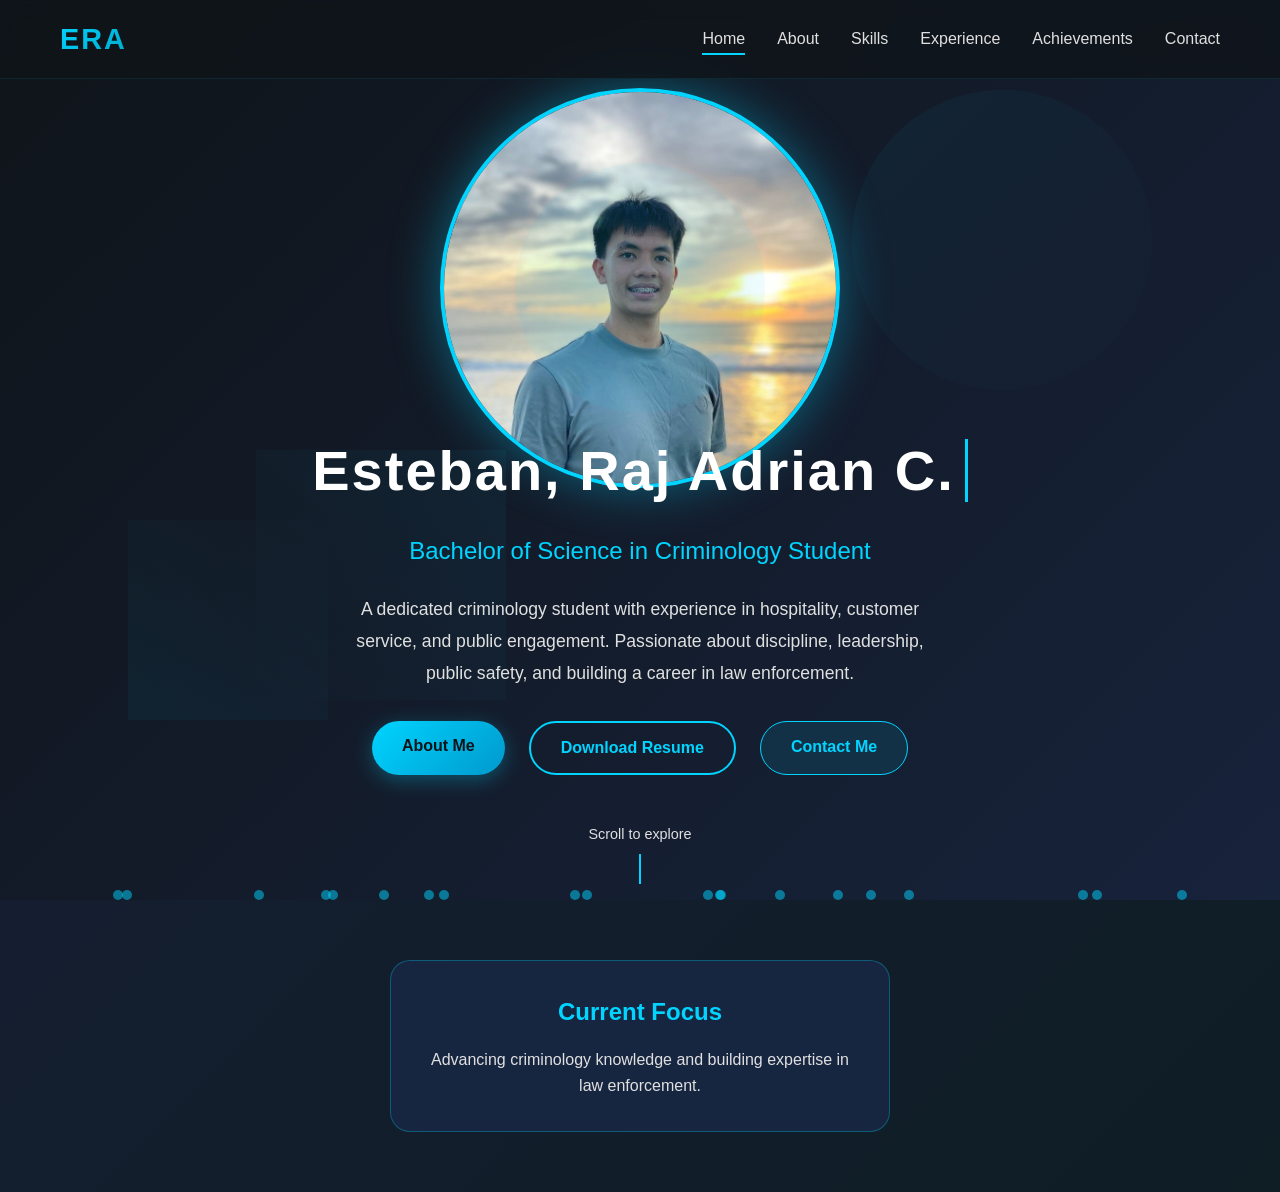
<file: index.html>
<!DOCTYPE html>
<html lang="en">
<head>
    <meta charset="UTF-8">
    <meta name="viewport" content="width=device-width, initial-scale=1.0">
    <meta name="description" content="Esteban, Raj Adrian C. - Criminology Student Portfolio showcasing skills, projects, and experiences.">
    <meta name="keywords" content="criminology, portfolio, law enforcement, criminology student">
    <meta name="author" content="Esteban, Raj Adrian C.">
    <title>Esteban, Raj Adrian C. - Criminology Student Portfolio</title>
    <link rel="stylesheet" href="style.css">
</head>
<body>
    <!-- Navigation Bar -->
    <nav class="navbar">
        <div class="nav-container">
            <div class="nav-logo">
                <span class="logo-text">ERA</span>
            </div>
            <ul class="nav-menu">
                <li class="nav-item"><a href="index.html" class="nav-link active">Home</a></li>
                <li class="nav-item"><a href="about.html" class="nav-link">About</a></li>
                <li class="nav-item"><a href="skills.html" class="nav-link">Skills</a></li>
                <li class="nav-item"><a href="experience.html" class="nav-link">Experience</a></li>
                <li class="nav-item"><a href="achievements.html" class="nav-link">Achievements</a></li>
                <li class="nav-item"><a href="contact.html" class="nav-link">Contact</a></li>
            </ul>
            <div class="hamburger">
                <span></span>
                <span></span>
                <span></span>
            </div>
        </div>
    </nav>

    <!-- Hero Section -->
    <section class="hero">
        <div class="hero-background">
            <div class="animated-gradient"></div>
            <div class="particles" id="particles"></div>
            <div class="geometric-shapes">
                <div class="shape shape-1"></div>
                <div class="shape shape-2"></div>
                <div class="shape shape-3"></div>
            </div>
        </div>

        <div class="hero-content">
            <div class="profile-container">
                <div class="profile-image-wrapper">
                    <img src="ProfilePicture.jpg" alt="Esteban, Raj Adrian C." class="profile-image"; loading="lazy">
                    <div class="profile-glow"></div>
                </div>
            </div>

            <h1 class="hero-title">
                <span class="typing-text">Esteban, Raj Adrian C.</span>
            </h1>
            <h2 class="hero-subtitle">Bachelor of Science in Criminology Student</h2>
            <p class="hero-description">
                A dedicated criminology student with experience in hospitality, customer service, and public engagement. Passionate about discipline, leadership, public safety, and building a career in law enforcement.
            </p>

            <div class="hero-buttons">
                <a href="about.html" class="btn btn-primary">About Me</a>
                <a href="EstebanRajAdrian_Resume.pdf" download="EstebanRajAdrian_Resume.pdf" class="btn btn-secondary">Download Resume</a>
                <a href="contact.html" class="btn btn-tertiary">Contact Me</a>
            </div>

            <div class="hero-footer">
                <p class="scroll-indicator">Scroll to explore</p>
                <div class="scroll-arrow"></div>
            </div>
        </div>
    </section>

    <!-- Floating Animation Section -->
    <section class="floating-section">
        <div class="floating-card">
            <h3>Current Focus</h3>
            <p>Advancing criminology knowledge and building expertise in law enforcement.</p>
        </div>
    </section>

    <!-- Back to Top Button -->
    <button class="back-to-top" id="backToTop">↑</button>

    <script src="script.js"></script>
</body>
</html>
</file>
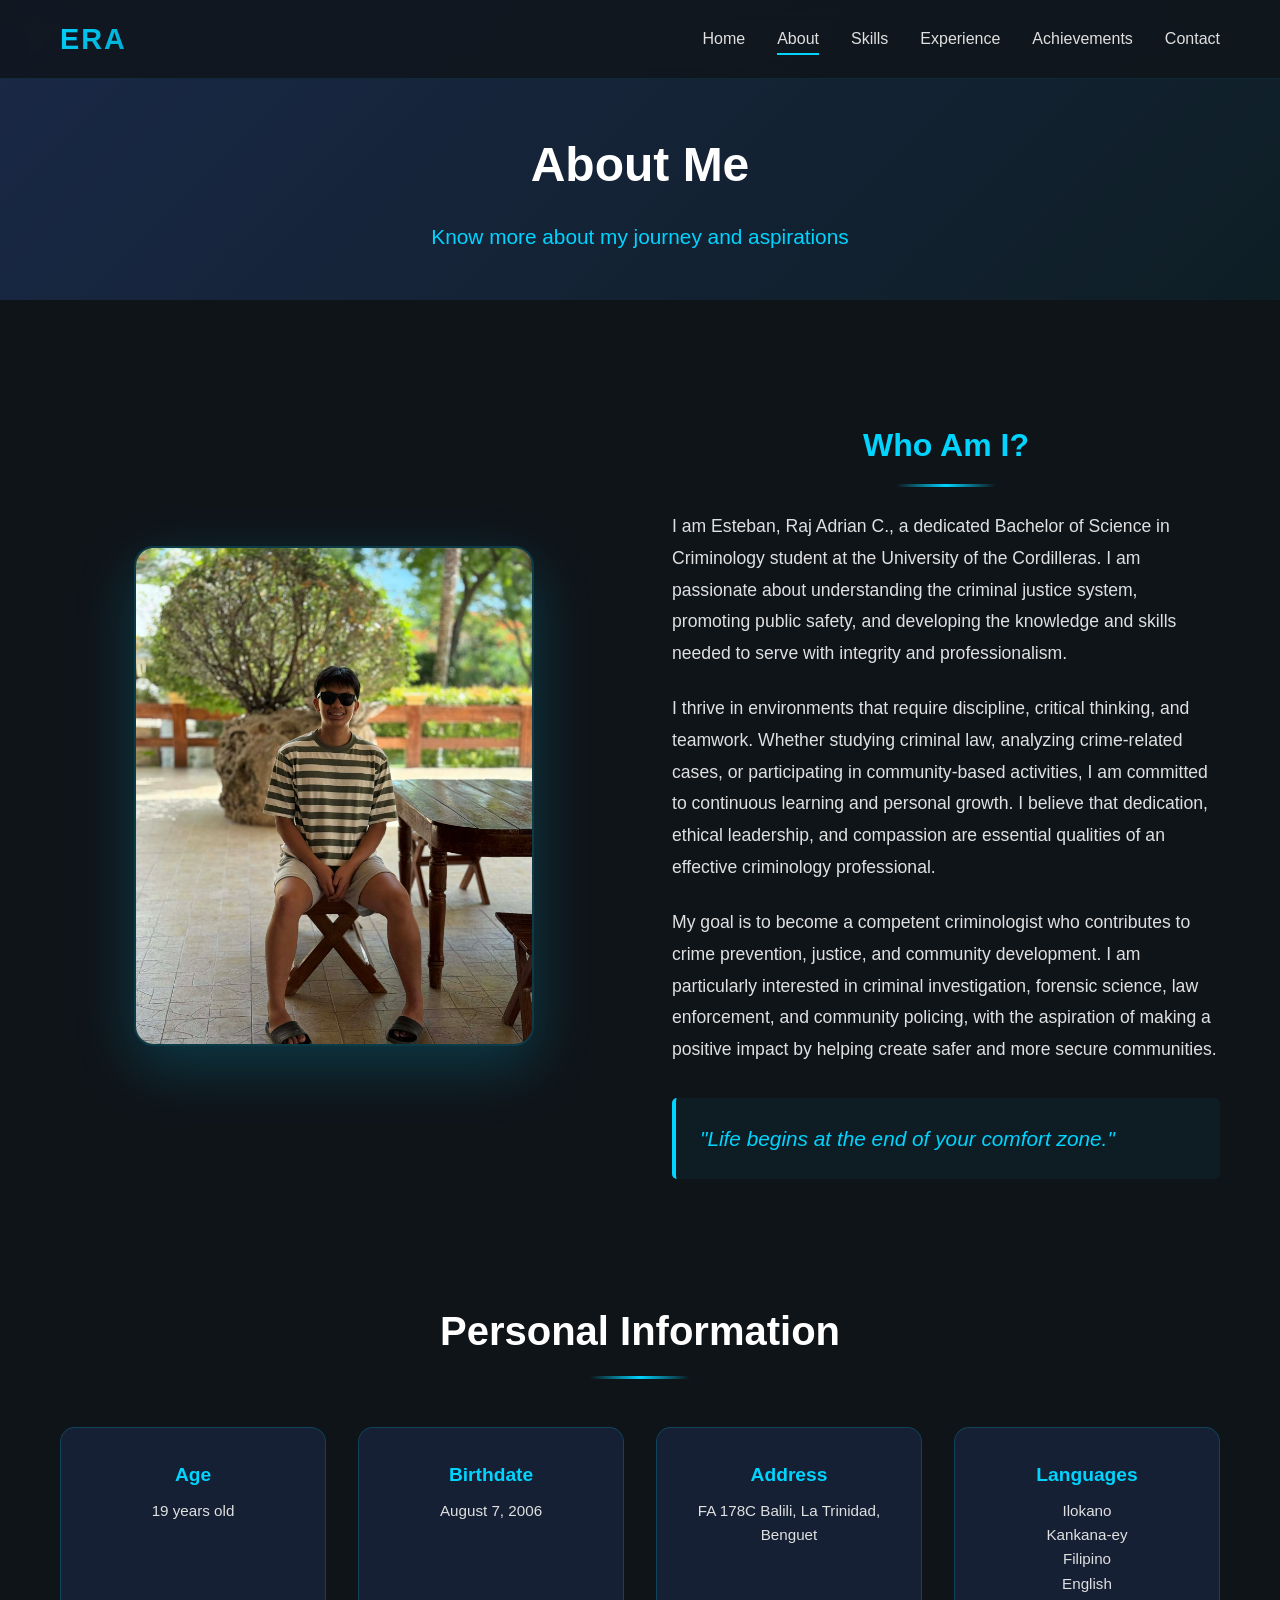
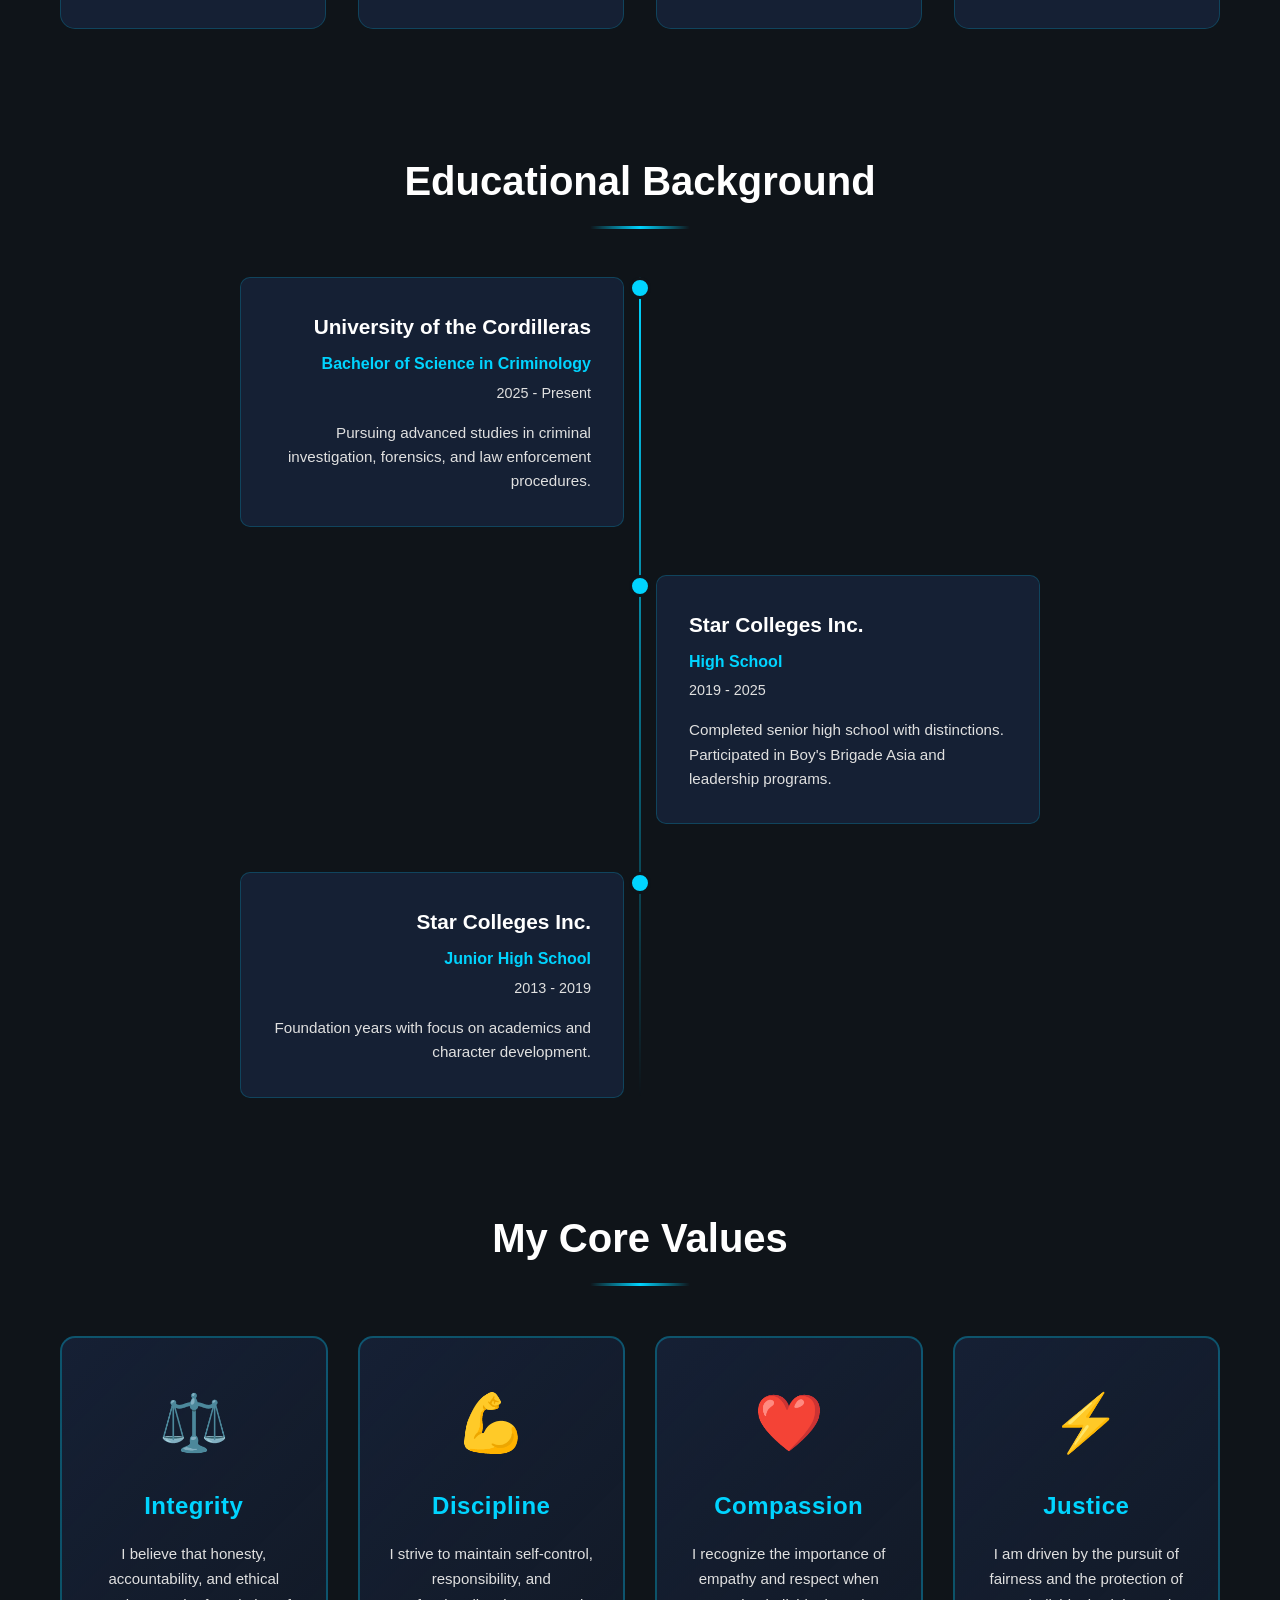
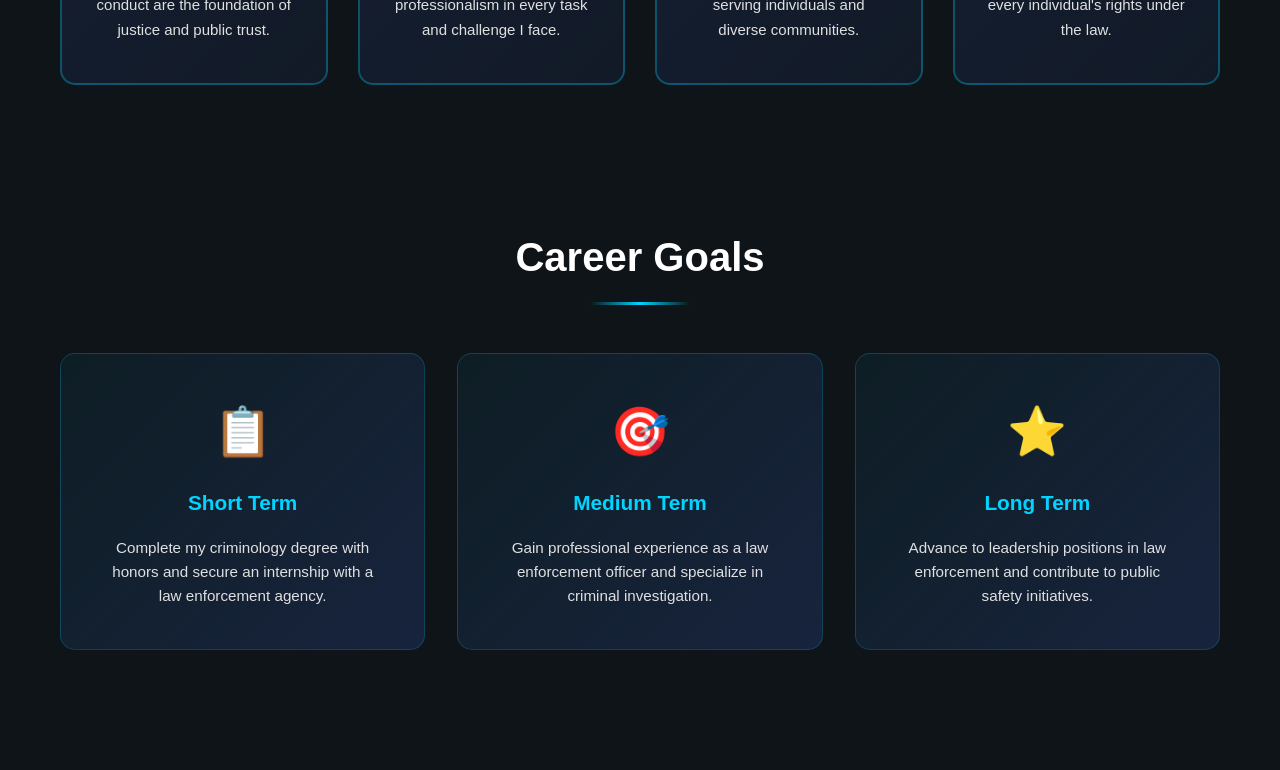
<file: about.html>
<!DOCTYPE html>
<html lang="en">
<head>
    <meta charset="UTF-8">
    <meta name="viewport" content="width=device-width, initial-scale=1.0">
    <meta name="description" content="About Esteban, Raj Adrian C. - Learn about my background, education, and career goals.">
    <title>About - Esteban, Raj Adrian C.</title>
    <link rel="stylesheet" href="style.css">
</head>
<body>
    <!-- Navigation Bar -->
    <nav class="navbar">
        <div class="nav-container">
            <div class="nav-logo">
                <span class="logo-text">ERA</span>
            </div>
            <ul class="nav-menu">
                <li class="nav-item"><a href="index.html" class="nav-link">Home</a></li>
                <li class="nav-item"><a href="about.html" class="nav-link active">About</a></li>
                <li class="nav-item"><a href="skills.html" class="nav-link">Skills</a></li>    
                <li class="nav-item"><a href="experience.html" class="nav-link">Experience</a></li>
                <li class="nav-item"><a href="achievements.html" class="nav-link">Achievements</a></li>
                <li class="nav-item"><a href="contact.html" class="nav-link">Contact</a></li>
            </ul>
            <div class="hamburger">
                <span></span>
                <span></span>
                <span></span>
            </div>
        </div>
    </nav>

    <!-- Page Header -->
    <section class="page-header">
        <div class="header-background"></div>
        <h1 class="page-title">About Me</h1>
        <p class="page-subtitle" style="text-align: center;" >Know more about my journey and aspirations</p>
    </section>

    <!-- Main Content -->
    <main class="container">
        <!-- Personal Info Section -->
        <section class="about-section fade-in">
            <div class="about-grid">
                <div class="about-image">
                    <img src="Profile.jpg" alt="Eseban, Raj Adrian C." style="width: 500px; height: 500px; object-fit: cover;" class="about-img"; loading="lazy">
                </div>
                <div class="about-info">
                    <h2 class="section-title">Who Am I?</h2>
                    <p class="about-text">
                        I am Esteban, Raj Adrian C., a dedicated Bachelor of Science in Criminology student at the University of the Cordilleras. I am passionate about understanding the criminal justice system, promoting public safety, and developing the knowledge and skills needed to serve with integrity and professionalism.
                    </p>
                    <p class="about-text">
                        I thrive in environments that require discipline, critical thinking, and teamwork. Whether studying criminal law, analyzing crime-related cases, or participating in community-based activities, I am committed to continuous learning and personal growth. I believe that dedication, ethical leadership, and compassion are essential qualities of an effective criminology professional.
                    </p>
                    <p class="about-text">
                        My goal is to become a competent criminologist who contributes to crime prevention, justice, and community development. I am particularly interested in criminal investigation, forensic science, law enforcement, and community policing, with the aspiration of making a positive impact by helping create safer and more secure communities.
                    <p class="motto">"Life begins at the end of your comfort zone."</p>
                </div>
            </div>
        </section>

        <!-- Personal Information -->
        <section class="personal-info-section fade-in">
            <h2 class="section-title">Personal Information</h2>
            <div class="info-grid">
                <div class="info-card">
                    <h3>Age</h3>
                    <p>19 years old</p>
                </div>
                <div class="info-card">
                    <h3>Birthdate</h3>
                    <p>August 7, 2006</p>
                </div>
                <div class="info-card">
                    <h3>Address</h3>
                    <p>FA 178C Balili, La Trinidad, Benguet</p>
                </div>
                <div class="info-card">
                    <h3>Languages</h3>
                    <p>Ilokano<p>
                    <p>Kankana-ey</p>
                    <p>Filipino</p>
                    <p>English</p>
                </div>
            </div>
        </section>

        <!-- Education Timeline -->
        <section class="education-section fade-in">
            <h2 class="section-title">Educational Background</h2>
            <div class="timeline">
                <div class="timeline-item">
                    <div class="timeline-content">
                        <h3>University of the Cordilleras</h3>
                        <p class="timeline-degree">Bachelor of Science in Criminology</p>
                        <p class="timeline-date">2025 - Present</p>
                        <p class="timeline-description">Pursuing advanced studies in criminal investigation, forensics, and law enforcement procedures.</p>
                    </div>
                </div>
                <div class="timeline-item">
                    <div class="timeline-content">
                        <h3>Star Colleges Inc.</h3>
                        <p class="timeline-degree">High School</p>
                        <p class="timeline-date">2019 - 2025</p>
                        <p class="timeline-description">Completed senior high school with distinctions. Participated in Boy's Brigade Asia and leadership programs.</p>
                    </div>
                </div>
                <div class="timeline-item">
                    <div class="timeline-content">
                        <h3>Star Colleges Inc.</h3>
                        <p class="timeline-degree">Junior High School</p>
                        <p class="timeline-date">2013 - 2019</p>
                        <p class="timeline-description">Foundation years with focus on academics and character development.</p>
                    </div>
                </div>
            </div>
        </section>

        <!-- Core Values Section -->
        <section class="values-section fade-in">
            <h2 class="section-title">My Core Values</h2>
            <div class="values-grid">
                <div class="value-card">
                    <div class="value-icon">⚖️</div>
                    <h3>Integrity</h3>
                    <p>I believe that honesty, accountability, and ethical conduct are the foundation of justice and public trust.</p>
                </div>
                <div class="value-card">
                    <div class="value-icon">💪</div>
                    <h3>Discipline</h3>
                    <p>I strive to maintain self-control, responsibility, and professionalism in every task and challenge I face.</p>
                </div>
                <div class="value-card">
                    <div class="value-icon">❤️</div>
                    <h3>Compassion</h3>
                    <p>I recognize the importance of empathy and respect when serving individuals and diverse communities.</p>
                </div>
                <div class="value-card">
                    <div class="value-icon">⚡</div>
                    <h3>Justice</h3>
                    <p>I am driven by the pursuit of fairness and the protection of every individual's rights under the law.</p>
                </div>
            </div>
        </section>
        
        <!-- Career Goals -->
        <section class="career-goals-section fade-in">
            <h2 class="section-title">Career Goals</h2>
            <div class="goals-grid">
                <div class="goal-card">
                    <div class="goal-icon">📋</div>
                    <h3>Short Term</h3>
                    <p>Complete my criminology degree with honors and secure an internship with a law enforcement agency.</p>
                </div>
                <div class="goal-card">
                    <div class="goal-icon">🎯</div>
                    <h3>Medium Term</h3>
                    <p>Gain professional experience as a law enforcement officer and specialize in criminal investigation.</p>
                </div>
                <div class="goal-card">
                    <div class="goal-icon">⭐</div>
                    <h3>Long Term</h3>
                    <p>Advance to leadership positions in law enforcement and contribute to public safety initiatives.</p>
                </div>
            </div>
        </section>

    </main>

    

    <!-- Back to Top Button -->
    <button class="back-to-top" id="backToTop">↑</button>

    <script src="script.js"></script>
</body>
</html>
</file>
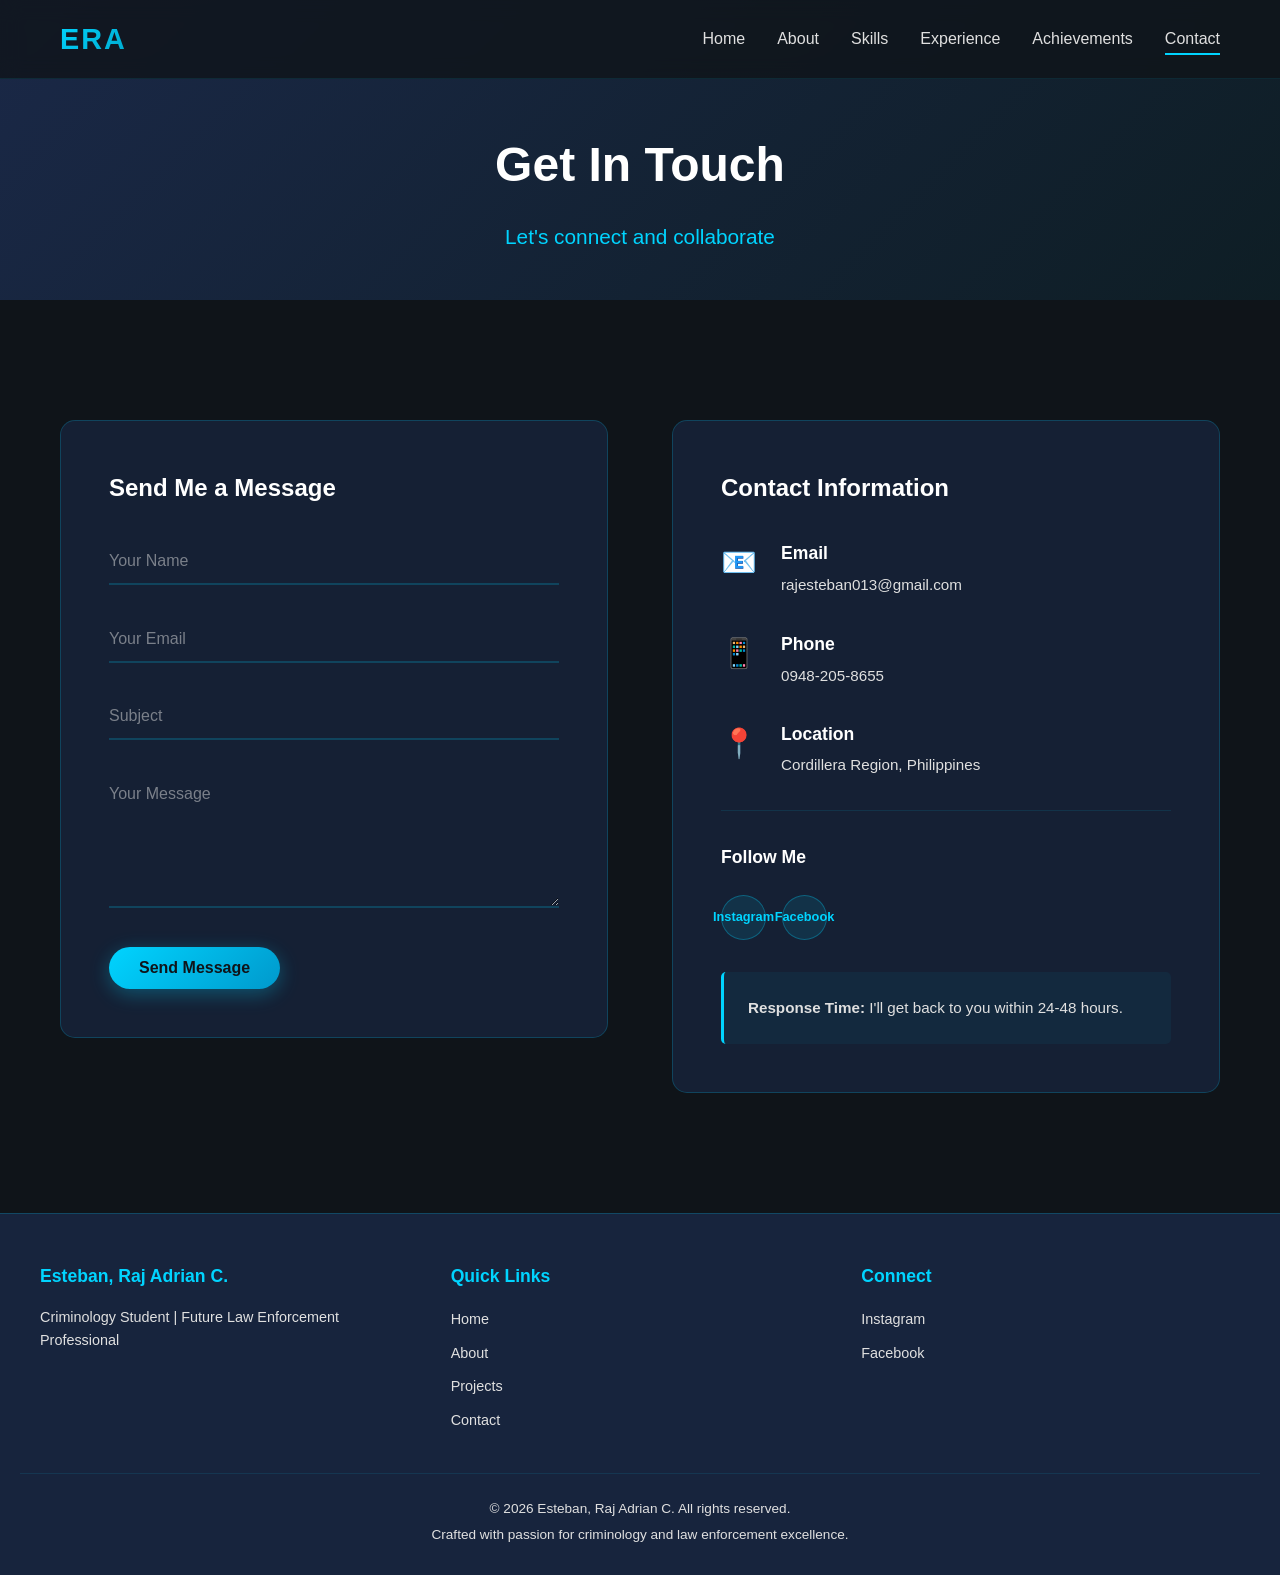
<file: contact.html>
<!DOCTYPE html>
<html lang="en">
<head>
    <meta charset="UTF-8">
    <meta name="viewport" content="width=device-width, initial-scale=1.0">
    <meta name="description" content="Contact - Get in touch with Esteban, Raj Adrian C.">
    <title>Contact - Esteban, Raj Adrian C.</title>
    <link rel="stylesheet" href="style.css">
</head>
<body>
    <!-- Navigation Bar -->
    <nav class="navbar">
        <div class="nav-container">
            <div class="nav-logo">
                <span class="logo-text">ERA</span>
            </div>
            <ul class="nav-menu">
                <li class="nav-item"><a href="index.html" class="nav-link">Home</a></li>
                <li class="nav-item"><a href="about.html" class="nav-link">About</a></li>
                <li class="nav-item"><a href="skills.html" class="nav-link">Skills</a></li>
                <li class="nav-item"><a href="experience.html" class="nav-link">Experience</a></li>
                <li class="nav-item"><a href="achievements.html" class="nav-link">Achievements</a></li>
                <li class="nav-item"><a href="contact.html" class="nav-link active">Contact</a></li>
            </ul>
            <div class="hamburger">
                <span></span>
                <span></span>
                <span></span>
            </div>
        </div>
    </nav>

    <!-- Page Header -->
    <section class="page-header">
        <div class="header-background"></div>
        <h1 class="page-title">Get In Touch</h1>
        <p class="page-subtitle">Let's connect and collaborate</p>
    </section>

    <!-- Main Content -->
    <main class="container">
        <!-- Contact Section -->
        <section class="contact-section fade-in" id="contact-section">
            <div class="contact-grid">
                <!-- Contact Form -->
                <div class="contact-form-wrapper">
                    <h2 class="form-title">Send Me a Message</h2>
                    <form class="contact-form" id="contactForm">
                        <div class="form-group">
                            <input type="text" id="name" name="name" placeholder="Your Name" required>
                            <span class="form-line"></span>
                        </div>
                        <div class="form-group">
                            <input type="email" id="email" name="email" placeholder="Your Email" required>
                            <span class="form-line"></span>
                        </div>
                        <div class="form-group">
                            <input type="text" id="subject" name="subject" placeholder="Subject" required>
                            <span class="form-line"></span>
                        </div>
                        <div class="form-group">
                            <textarea id="message" name="message" placeholder="Your Message" rows="6" required></textarea>
                            <span class="form-line"></span>
                        </div>
                        <button type="submit" class="btn btn-primary">Send Message</button>
                    </form>
                </div>

                <!-- Contact Information -->
                <div class="contact-info">
                    <h2 class="info-title">Contact Information</h2>
                    
                    <div class="info-item">
                        <div class="info-icon">📧</div>
                        <div class="info-content">
                            <h3>Email</h3>
                            <a href="mailto:rajesteban013@gmail.com">rajesteban013@gmail.com</a>
                        </div>
                    </div>

                    <div class="info-item">
                        <div class="info-icon">📱</div>
                        <div class="info-content">
                            <h3>Phone</h3>
                            <a href="tel:09482058655">0948-205-8655</a>
                        </div>
                    </div>

                    <div class="info-item">
                        <div class="info-icon">📍</div>
                        <div class="info-content">
                            <h3>Location</h3>
                            <p>Cordillera Region, Philippines</p>
                        </div>
                    </div>

                    <!-- Social Media Links -->
                    <div class="social-section">
                        <h3>Follow Me</h3>
                        <div class="social-links">
                            <a href="https://instagram.com/rajadriann" target="_blank" rel="noopener noreferrer" class="social-link instagram" title="Instagram">
                                <span>Instagram</span>
                            </a>
                            <a href="https://facebook.com/raj.esteban.14" target="_blank" rel="noopener noreferrer" class="social-link facebook" title="Facebook">
                                <span>Facebook</span>
                            </a>
                        </div>
                    </div>

                    <!-- Quick Response -->
                    <div class="response-box">
                        <p><strong>Response Time:</strong> I'll get back to you within 24-48 hours.</p>
                    </div>
                </div>
            </div>
        </section>
    </main>

    <!-- Footer -->
    <footer class="footer">
        <div class="footer-content">
            <div class="footer-section">
                <h3>Esteban, Raj Adrian C.</h3>
                <p>Criminology Student | Future Law Enforcement Professional</p>
            </div>
            <div class="footer-section">
                <h3>Quick Links</h3>
                <ul>
                    <li><a href="index.html">Home</a></li>
                    <li><a href="about.html">About</a></li>
                    <li><a href="projects.html">Projects</a></li>
                    <li><a href="contact.html">Contact</a></li>
                </ul>
            </div>
            <div class="footer-section">
                <h3>Connect</h3>
                <ul>
                    <li><a href="https://instagram.com" target="_blank" rel="noopener noreferrer">Instagram</a></li>
                    <li><a href="https://facebook.com" target="_blank" rel="noopener noreferrer">Facebook</a></li>
                </ul>
            </div>
        </div>
        <div class="footer-bottom">
            <p>&copy; 2026 Esteban, Raj Adrian C. All rights reserved.</p>
            <p>Crafted with passion for criminology and law enforcement excellence.</p>
        </div>
    </footer>

    <!-- Back to Top Button -->
    <button class="back-to-top" id="backToTop">↑</button>

    <script src="script.js"></script>
</body>
</html>
</file>
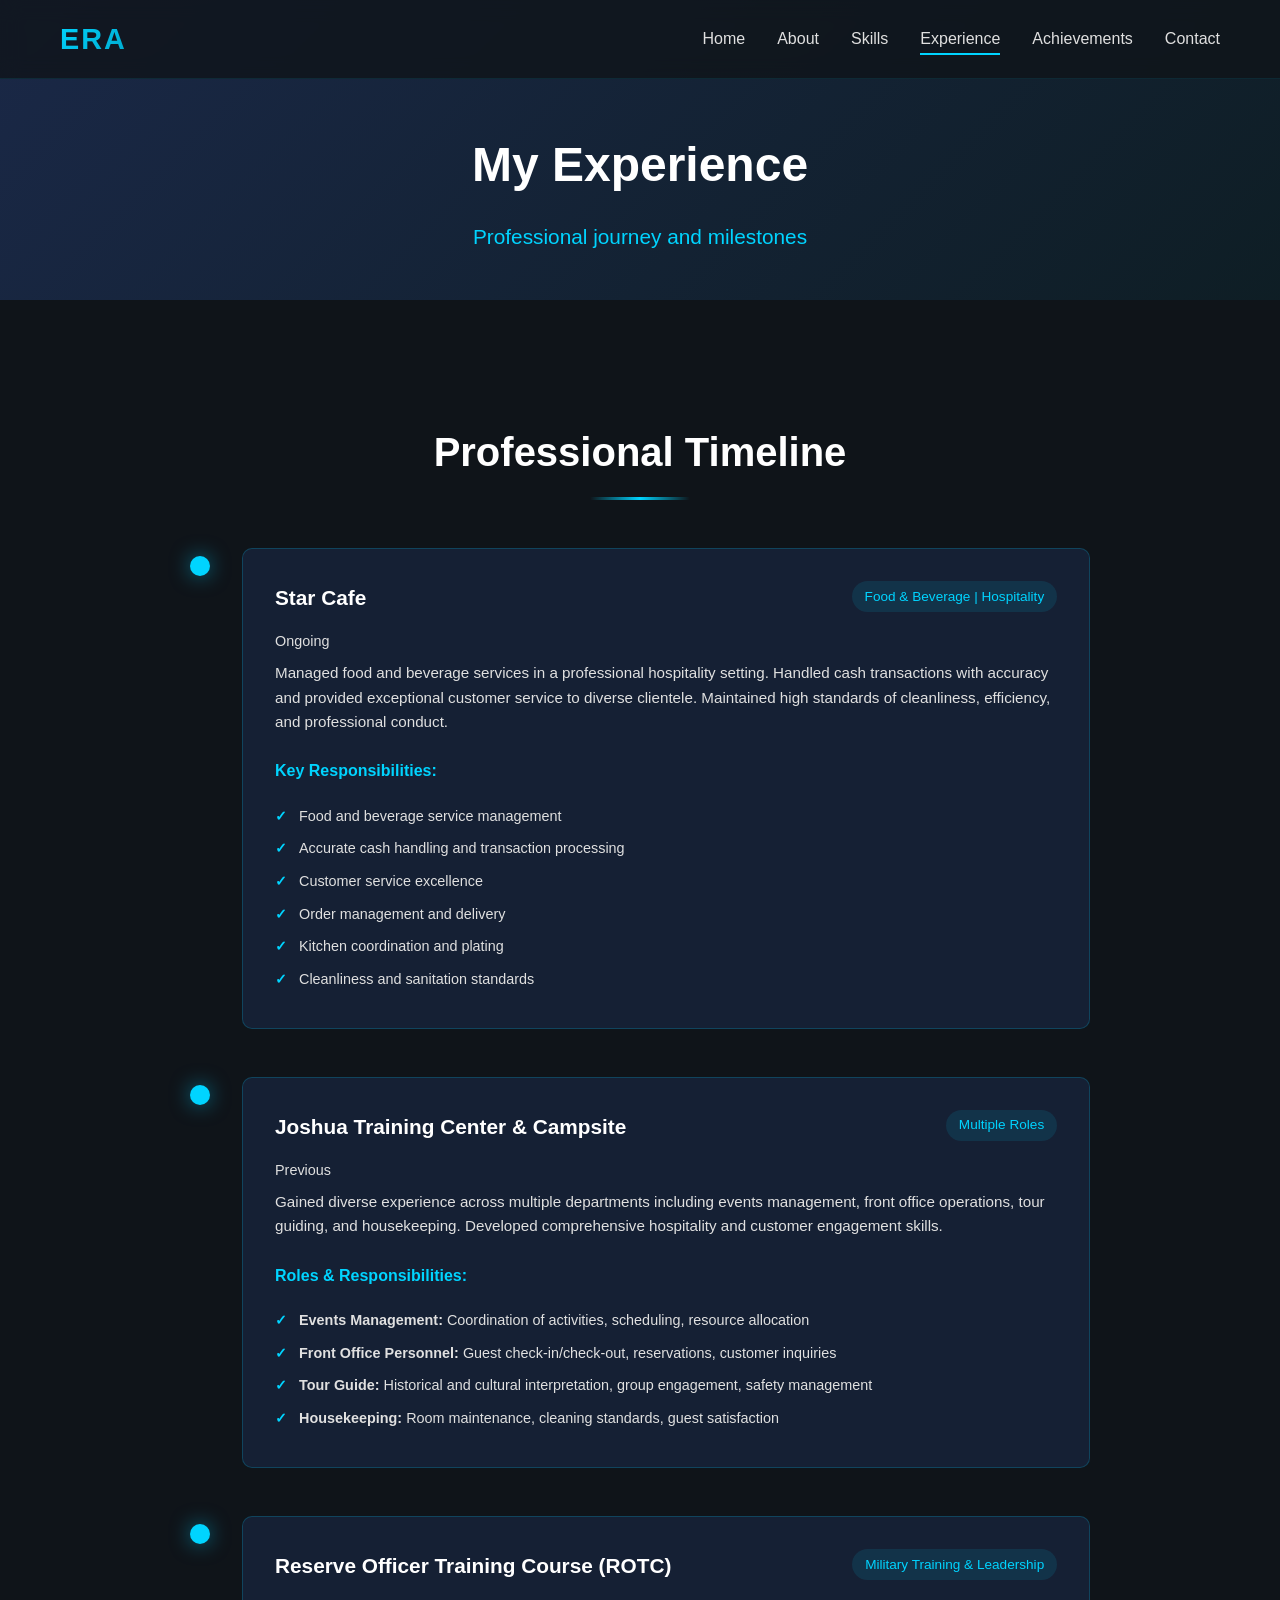
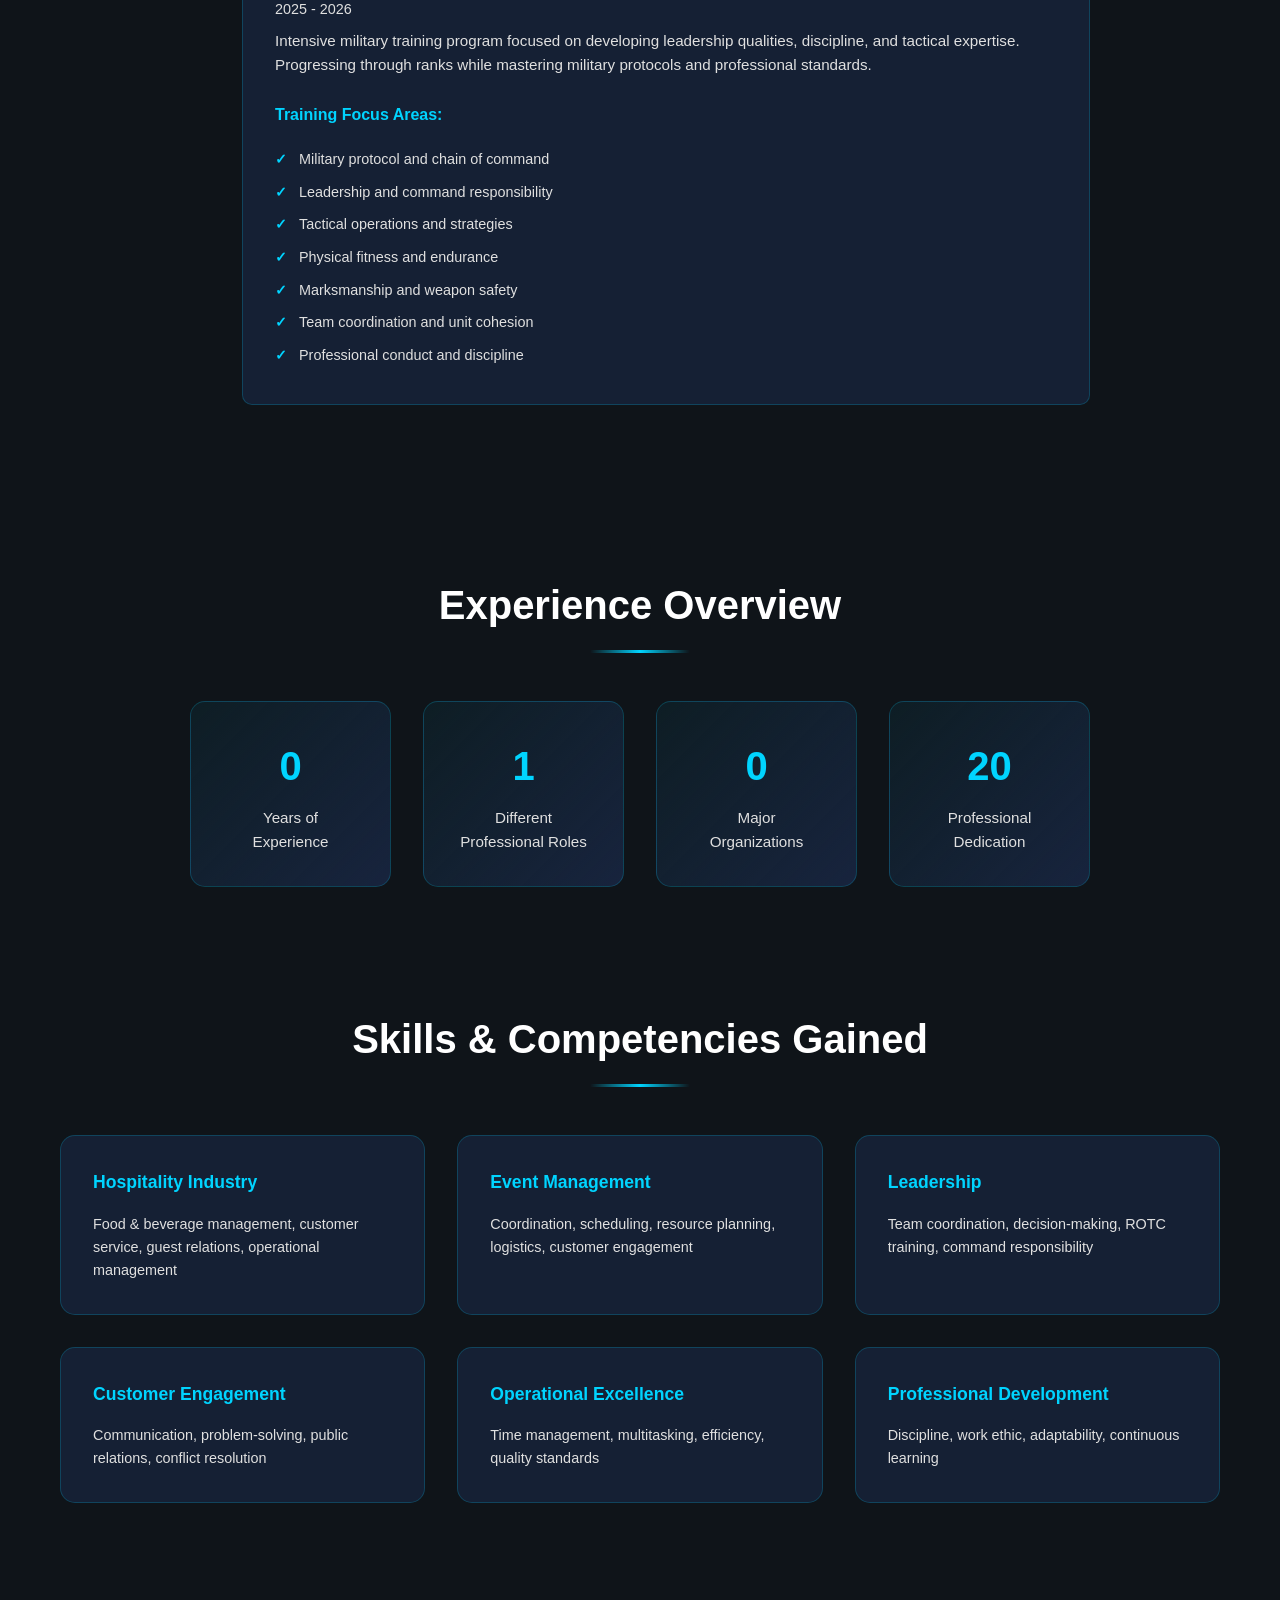
<file: experience.html>
<!DOCTYPE html>
<html lang="en">
<head>
    <meta charset="UTF-8">
    <meta name="viewport" content="width=device-width, initial-scale=1.0">
    <meta name="description" content="Experience - Esteban, Raj Adrian C.'s professional and work experience.">
    <title>Experience - Esteban, Raj Adrian C.</title>
    <link rel="stylesheet" href="style.css">
</head>
<body>
    <!-- Navigation Bar -->
    <nav class="navbar">
        <div class="nav-container">
            <div class="nav-logo">
                <span class="logo-text">ERA</span>
            </div>
            <ul class="nav-menu">
                <li class="nav-item"><a href="index.html" class="nav-link">Home</a></li>
                <li class="nav-item"><a href="about.html" class="nav-link">About</a></li>
                <li class="nav-item"><a href="skills.html" class="nav-link">Skills</a></li>
                <li class="nav-item"><a href="experience.html" class="nav-link active">Experience</a></li>
                <li class="nav-item"><a href="achievements.html" class="nav-link">Achievements</a></li>
                <li class="nav-item"><a href="contact.html" class="nav-link">Contact</a></li>
            </ul>
            <div class="hamburger">
                <span></span>
                <span></span>
                <span></span>
            </div>
        </div>
    </nav>

    <!-- Page Header -->
    <section class="page-header">
        <div class="header-background"></div>
        <h1 class="page-title">My Experience</h1>
        <p class="page-subtitle">Professional journey and milestones</p>
    </section>

    <!-- Main Content -->
    <main class="container">
        <!-- Experience Timeline -->
        <section class="experience-section fade-in">
            <h2 class="section-title">Professional Timeline</h2>
            <div class="experience-timeline">
                <!-- Experience 1 -->
                <div class="experience-item">
                    <div class="experience-marker"></div>
                    <div class="experience-content">
                        <div class="experience-header">
                            <h3>Star Cafe</h3>
                            <span class="experience-type">Food & Beverage | Hospitality</span>
                        </div>
                        <p class="experience-period">Ongoing</p>
                        <p class="experience-description">
                            Managed food and beverage services in a professional hospitality setting. Handled cash transactions with accuracy and provided exceptional customer service to diverse clientele. Maintained high standards of cleanliness, efficiency, and professional conduct.
                        </p>
                        <div class="experience-highlights">
                            <h4>Key Responsibilities:</h4>
                            <ul>
                                <li>Food and beverage service management</li>
                                <li>Accurate cash handling and transaction processing</li>
                                <li>Customer service excellence</li>
                                <li>Order management and delivery</li>
                                <li>Kitchen coordination and plating</li>
                                <li>Cleanliness and sanitation standards</li>
                            </ul>
                        </div>
                    </div>
                </div>

                <!-- Experience 2 -->
                <div class="experience-item">
                    <div class="experience-marker"></div>
                    <div class="experience-content">
                        <div class="experience-header">
                            <h3>Joshua Training Center & Campsite</h3>
                            <span class="experience-type">Multiple Roles</span>
                        </div>
                        <p class="experience-period">Previous</p>
                        <p class="experience-description">
                            Gained diverse experience across multiple departments including events management, front office operations, tour guiding, and housekeeping. Developed comprehensive hospitality and customer engagement skills.
                        </p>
                        <div class="experience-highlights">
                            <h4>Roles & Responsibilities:</h4>
                            <ul>
                                <li><strong>Events Management:</strong> Coordination of activities, scheduling, resource allocation</li>
                                <li><strong>Front Office Personnel:</strong> Guest check-in/check-out, reservations, customer inquiries</li>
                                <li><strong>Tour Guide:</strong> Historical and cultural interpretation, group engagement, safety management</li>
                                <li><strong>Housekeeping:</strong> Room maintenance, cleaning standards, guest satisfaction</li>
                            </ul>
                        </div>
                    </div>
                </div>

                <!-- Experience 3 -->
                <div class="experience-item">
                    <div class="experience-marker"></div>
                    <div class="experience-content">
                        <div class="experience-header">
                            <h3>Reserve Officer Training Course (ROTC)</h3>
                            <span class="experience-type">Military Training & Leadership</span>
                        </div>
                        <p class="experience-period">2025 - 2026</p>
                        <p class="experience-description">
                            Intensive military training program focused on developing leadership qualities, discipline, and tactical expertise. Progressing through ranks while mastering military protocols and professional standards.
                        </p>
                        <div class="experience-highlights">
                            <h4>Training Focus Areas:</h4>
                            <ul>
                                <li>Military protocol and chain of command</li>
                                <li>Leadership and command responsibility</li>
                                <li>Tactical operations and strategies</li>
                                <li>Physical fitness and endurance</li>
                                <li>Marksmanship and weapon safety</li>
                                <li>Team coordination and unit cohesion</li>
                                <li>Professional conduct and discipline</li>
                            </ul>
                        </div>
                    </div>
                </div>
            </div>
        </section>

        <!-- Work Experience Summary -->
        <section class="experience-summary fade-in">
            <h2 class="section-title">Experience Overview</h2>
            <div class="summary-grid">
                <div class="summary-card">
                    <div class="summary-number">2+</div>
                    <p>Years of Experience</p>
                </div>
                <div class="summary-card">
                    <div class="summary-number">5+</div>
                    <p>Different Professional Roles</p>
                </div>
                <div class="summary-card">
                    <div class="summary-number">2+</div>
                    <p>Major Organizations</p>
                </div>
                <div class="summary-card">
                    <div class="summary-number">100%</div>
                    <p>Professional Dedication</p>
                </div>
            </div>
        </section>

        <!-- Skills Gained -->
        <section class="skills-gained fade-in">
            <h2 class="section-title">Skills & Competencies Gained</h2>
            <div class="competencies-grid">
                <div class="competency-box">
                    <h3>Hospitality Industry</h3>
                    <p>Food & beverage management, customer service, guest relations, operational management</p>
                </div>
                <div class="competency-box">
                    <h3>Event Management</h3>
                    <p>Coordination, scheduling, resource planning, logistics, customer engagement</p>
                </div>
                <div class="competency-box">
                    <h3>Leadership</h3>
                    <p>Team coordination, decision-making, ROTC training, command responsibility</p>
                </div>
                <div class="competency-box">
                    <h3>Customer Engagement</h3>
                    <p>Communication, problem-solving, public relations, conflict resolution</p>
                </div>
                <div class="competency-box">
                    <h3>Operational Excellence</h3>
                    <p>Time management, multitasking, efficiency, quality standards</p>
                </div>
                <div class="competency-box">
                    <h3>Professional Development</h3>
                    <p>Discipline, work ethic, adaptability, continuous learning</p>
                </div>
            </div>
        </section>
    </main>

    <!-- Back to Top Button -->
    <button class="back-to-top" id="backToTop">↑</button>

    <script src="script.js"></script>
</body>
</html>
</file>
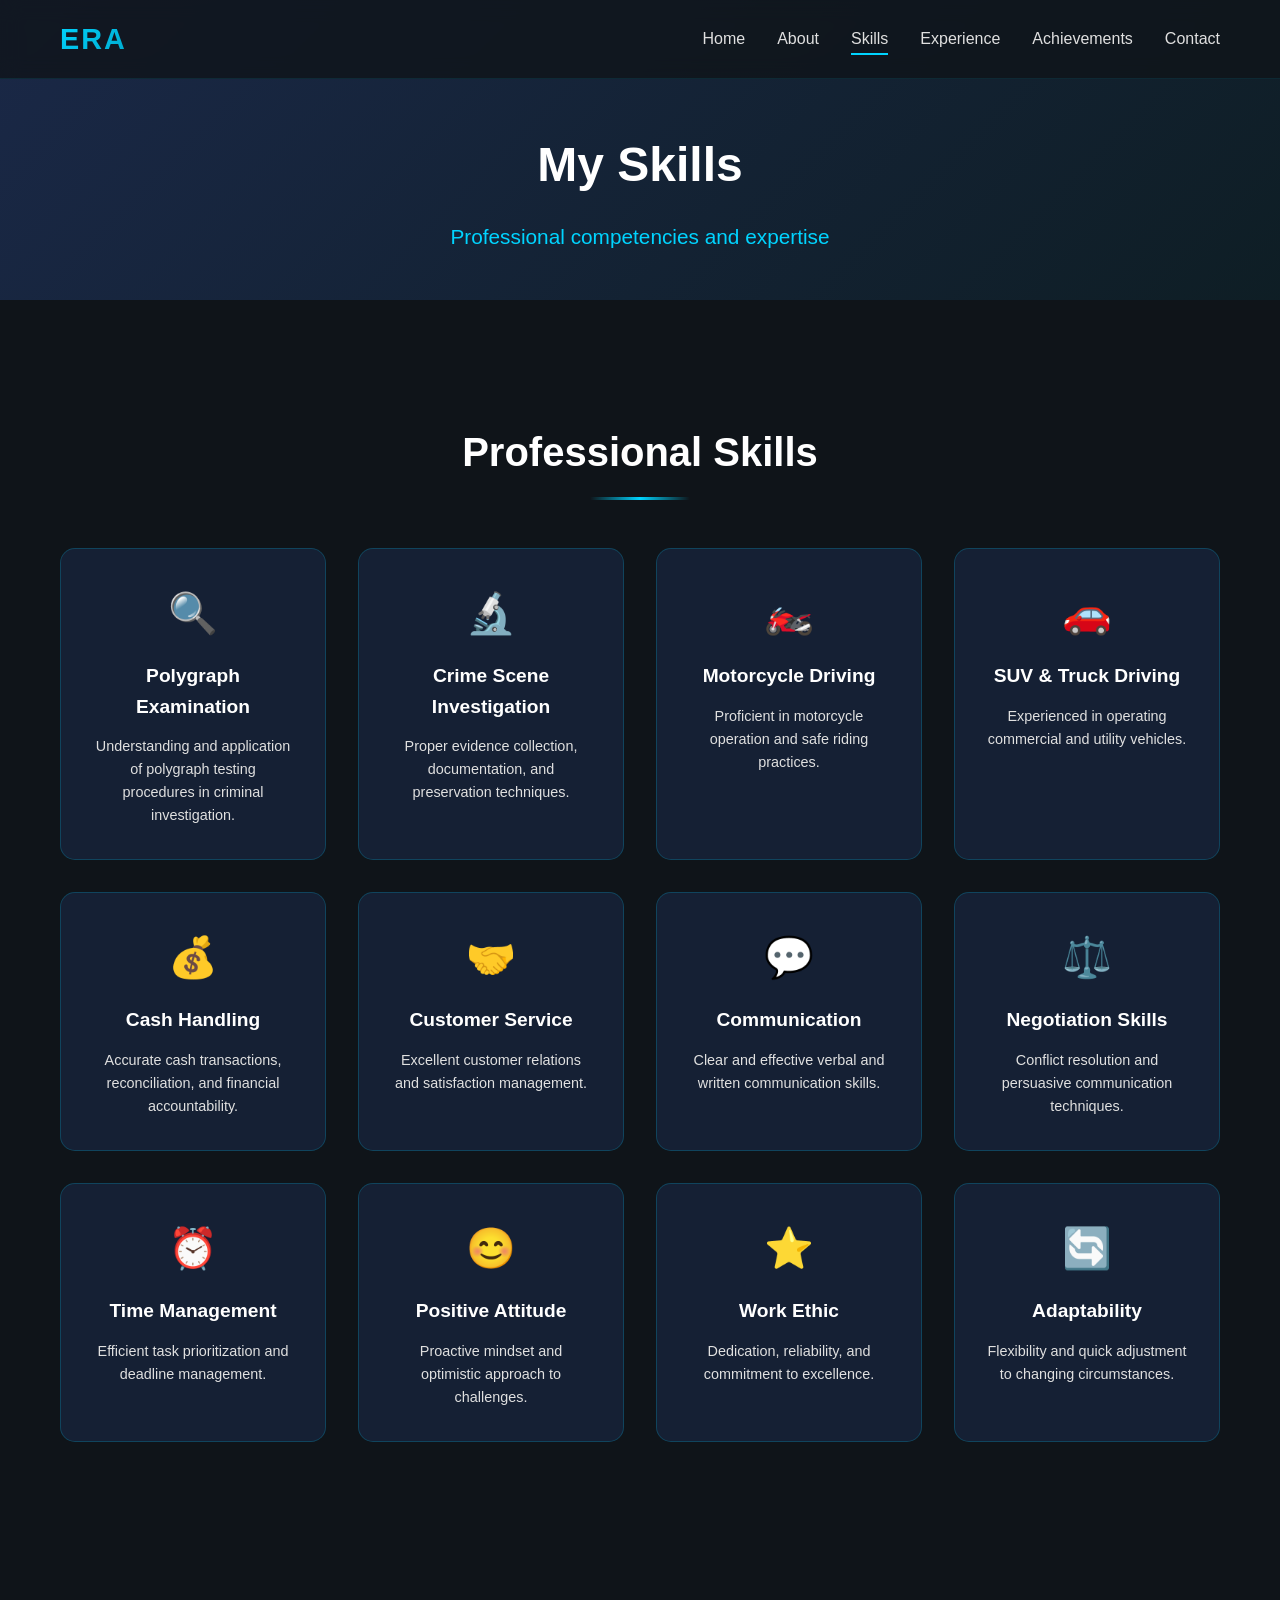
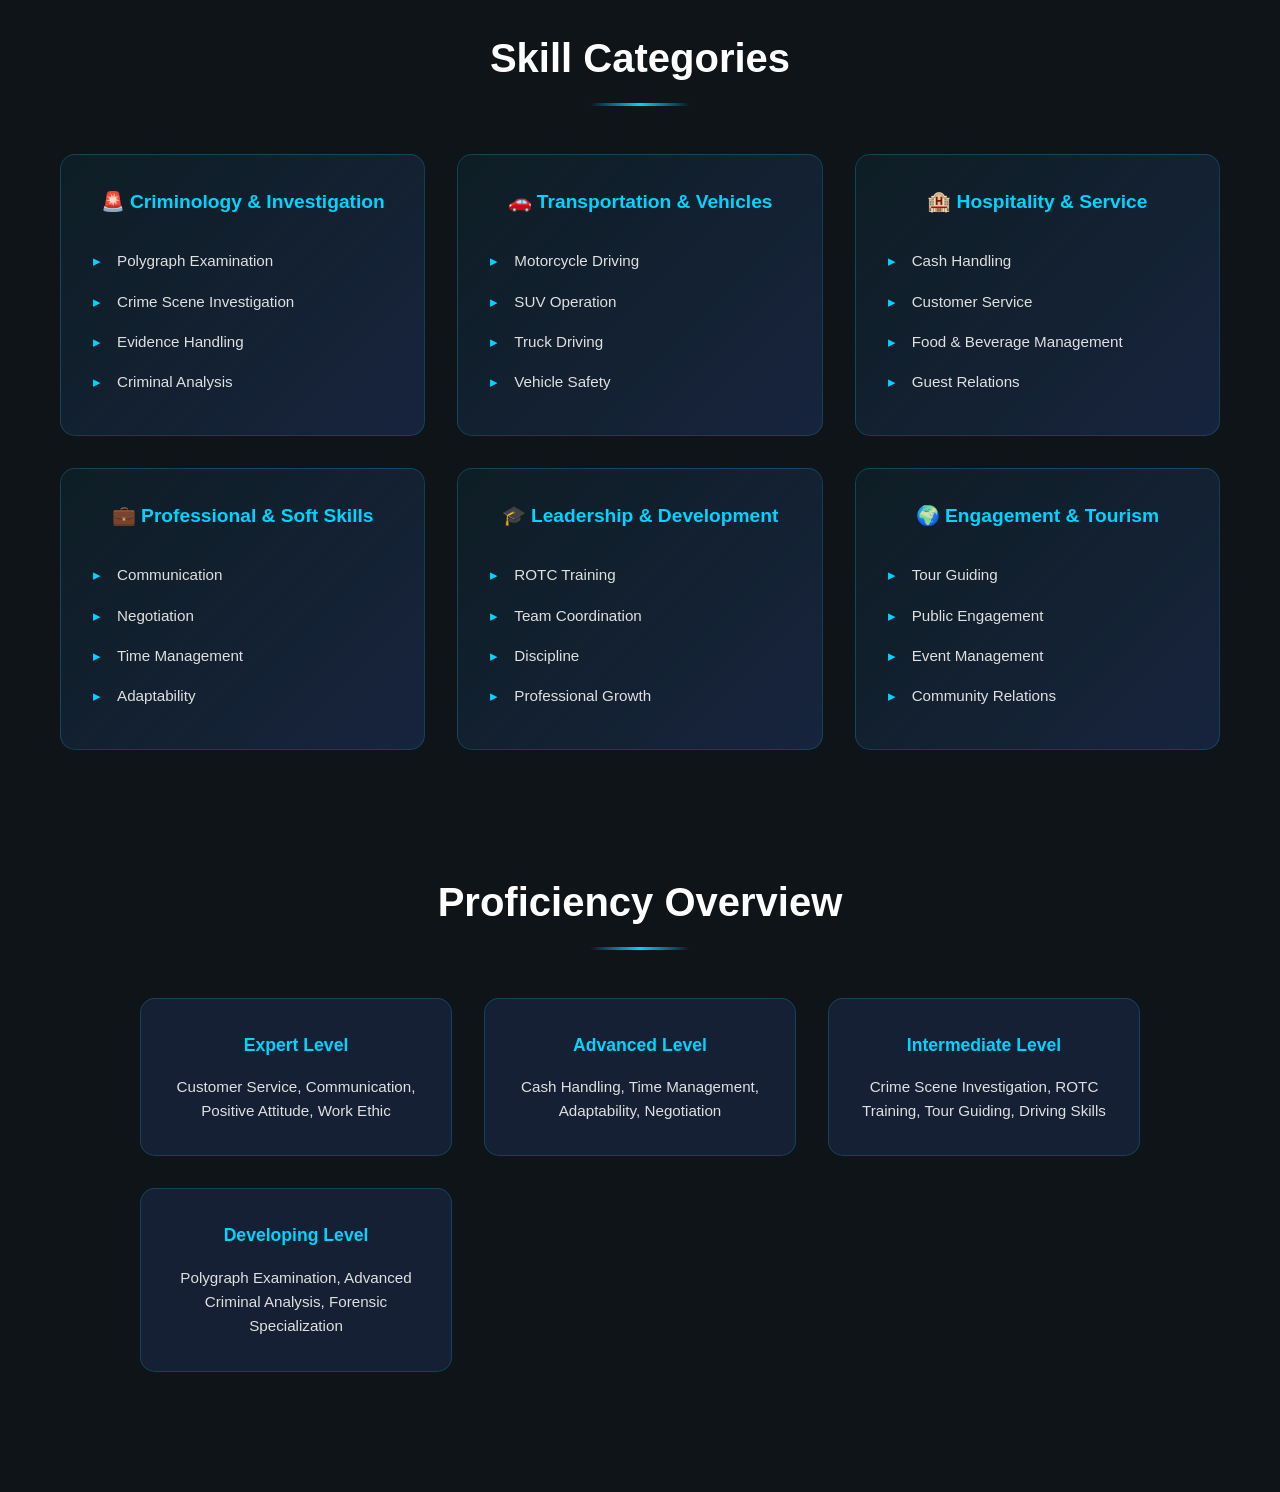
<file: skills.html>
<!DOCTYPE html>
<html lang="en">
<head>
    <meta charset="UTF-8">
    <meta name="viewport" content="width=device-width, initial-scale=1.0">
    <meta name="description" content="Skills - Esteban Raj Adrian C.'s professional and technical skills.">
    <title>Skills - Esteban Raj Adrian C.</title>
    <link rel="stylesheet" href="style.css">
</head>
<body>
    <!-- Navigation Bar -->
    <nav class="navbar">
        <div class="nav-container">
            <div class="nav-logo">
                <span class="logo-text">ERA</span>
            </div>
            <ul class="nav-menu">
                <li class="nav-item"><a href="index.html" class="nav-link">Home</a></li>
                <li class="nav-item"><a href="about.html" class="nav-link">About</a></li>
                <li class="nav-item"><a href="skills.html" class="nav-link active">Skills</a></li>
                <li class="nav-item"><a href="experience.html" class="nav-link">Experience</a></li>
                <li class="nav-item"><a href="achievements.html" class="nav-link">Achievements</a></li>
                <li class="nav-item"><a href="contact.html" class="nav-link">Contact</a></li>
            </ul>
            <div class="hamburger">
                <span></span>
                <span></span>
                <span></span>
            </div>
        </div>
    </nav>

    <!-- Page Header -->
    <section class="page-header">
        <div class="header-background"></div>
        <h1 class="page-title">My Skills</h1>
        <p class="page-subtitle" style="text-align: center;">Professional competencies and expertise</p>
    </section>

    <!-- Main Content -->
    <main class="container">
        <!-- Professional Skills -->
        <section class="skills-section fade-in">
            <h2 class="section-title">Professional Skills</h2>
            <div class="skills-grid">
                <!-- Criminology Skills -->
                <div class="skill-card">
                    <div class="skill-icon">🔍</div>
                    <h3>Polygraph Examination</h3>
                    <p>Understanding and application of polygraph testing procedures in criminal investigation.</p>
                </div>
                <div class="skill-card">
                    <div class="skill-icon">🔬</div>
                    <h3>Crime Scene Investigation</h3>
                    <p>Proper evidence collection, documentation, and preservation techniques.</p>
                </div>

                <!-- Driving Skills -->
                <div class="skill-card">
                    <div class="skill-icon">🏍️</div>
                    <h3>Motorcycle Driving</h3>
                    <p>Proficient in motorcycle operation and safe riding practices.</p>
                </div>
                <div class="skill-card">
                    <div class="skill-icon">🚗</div>
                    <h3>SUV & Truck Driving</h3>
                    <p>Experienced in operating commercial and utility vehicles.</p>
                </div>

                <!-- Hospitality & Service -->
                <div class="skill-card">
                    <div class="skill-icon">💰</div>
                    <h3>Cash Handling</h3>
                    <p>Accurate cash transactions, reconciliation, and financial accountability.</p>
                </div>
                <div class="skill-card">
                    <div class="skill-icon">🤝</div>
                    <h3>Customer Service</h3>
                    <p>Excellent customer relations and satisfaction management.</p>
                </div>

                <!-- Soft Skills -->
                <div class="skill-card">
                    <div class="skill-icon">💬</div>
                    <h3>Communication</h3>
                    <p>Clear and effective verbal and written communication skills.</p>
                </div>
                <div class="skill-card">
                    <div class="skill-icon">⚖️</div>
                    <h3>Negotiation Skills</h3>
                    <p>Conflict resolution and persuasive communication techniques.</p>
                </div>

                <!-- Time Management -->
                <div class="skill-card">
                    <div class="skill-icon">⏰</div>
                    <h3>Time Management</h3>
                    <p>Efficient task prioritization and deadline management.</p>
                </div>
                <div class="skill-card">
                    <div class="skill-icon">😊</div>
                    <h3>Positive Attitude</h3>
                    <p>Proactive mindset and optimistic approach to challenges.</p>
                </div>

                <!-- Work Ethic -->
                <div class="skill-card">
                    <div class="skill-icon">⭐</div>
                    <h3>Work Ethic</h3>
                    <p>Dedication, reliability, and commitment to excellence.</p>
                </div>
                <div class="skill-card">
                    <div class="skill-icon">🔄</div>
                    <h3>Adaptability</h3>
                    <p>Flexibility and quick adjustment to changing circumstances.</p>
                </div>
            </div>
        </section>

        <!-- Skill Categories -->
        <section class="skill-categories fade-in">
            <h2 class="section-title">Skill Categories</h2>
            <div class="category-grid">
                <div class="category-item">
                    <h3>🚨 Criminology & Investigation</h3>
                    <ul class="category-list">
                        <li>Polygraph Examination</li>
                        <li>Crime Scene Investigation</li>
                        <li>Evidence Handling</li>
                        <li>Criminal Analysis</li>
                    </ul>
                </div>
                <div class="category-item">
                    <h3>🚗 Transportation & Vehicles</h3>
                    <ul class="category-list">
                        <li>Motorcycle Driving</li>
                        <li>SUV Operation</li>
                        <li>Truck Driving</li>
                        <li>Vehicle Safety</li>
                    </ul>
                </div>
                <div class="category-item">
                    <h3>🏨 Hospitality & Service</h3>
                    <ul class="category-list">
                        <li>Cash Handling</li>
                        <li>Customer Service</li>
                        <li>Food & Beverage Management</li>
                        <li>Guest Relations</li>
                    </ul>
                </div>
                <div class="category-item">
                    <h3>💼 Professional & Soft Skills</h3>
                    <ul class="category-list">
                        <li>Communication</li>
                        <li>Negotiation</li>
                        <li>Time Management</li>
                        <li>Adaptability</li>
                    </ul>
                </div>
                <div class="category-item">
                    <h3>🎓 Leadership & Development</h3>
                    <ul class="category-list">
                        <li>ROTC Training</li>
                        <li>Team Coordination</li>
                        <li>Discipline</li>
                        <li>Professional Growth</li>
                    </ul>
                </div>
                <div class="category-item">
                    <h3>🌍 Engagement & Tourism</h3>
                    <ul class="category-list">
                        <li>Tour Guiding</li>
                        <li>Public Engagement</li>
                        <li>Event Management</li>
                        <li>Community Relations</li>
                    </ul>
                </div>
            </div>
        </section>

        <!-- Proficiency Levels -->
        <section class="proficiency-section fade-in">
            <h2 class="section-title">Proficiency Overview</h2>
            <div class="proficiency-container">
                <div class="proficiency-item">
                    <h4>Expert Level</h4>
                    <p>Customer Service, Communication, Positive Attitude, Work Ethic</p>
                </div>
                <div class="proficiency-item">
                    <h4>Advanced Level</h4>
                    <p>Cash Handling, Time Management, Adaptability, Negotiation</p>
                </div>
                <div class="proficiency-item">
                    <h4>Intermediate Level</h4>
                    <p>Crime Scene Investigation, ROTC Training, Tour Guiding, Driving Skills</p>
                </div>
                <div class="proficiency-item">
                    <h4>Developing Level</h4>
                    <p>Polygraph Examination, Advanced Criminal Analysis, Forensic Specialization</p>
                </div>
            </div>
        </section>
    </main>

    <!-- Back to Top Button -->
    <button class="back-to-top" id="backToTop">↑</button>

    <script src="script.js"></script>
</body>
</html>
</file>
<file: style.css>
/* ===== ROOT & VARIABLES ===== */
:root {
    --primary: #0f1419;
    --primary-light: #1a2847;
    --accent: #00d4ff;
    --accent-dark: #0099cc;
    --secondary: #ffffff;
    --gray: #e0e0e0;
    --gray-dark: #444444;
    --success: #00d97e;
    --warning: #ffa500;
    --error: #ff4757;
    
    --transition: all 0.3s ease;
    --shadow: 0 10px 40px rgba(0, 212, 255, 0.15);
    --shadow-lg: 0 20px 60px rgba(0, 212, 255, 0.2);
}

/* ===== GLOBAL STYLES ===== */
* {
    margin: 0;
    padding: 0;
    box-sizing: border-box;
}

html {
    scroll-behavior: smooth;
}

body {
    font-family: 'Segoe UI', Tahoma, Geneva, Verdana, sans-serif;
    background-color: var(--primary);
    color: var(--gray);
    line-height: 1.6;
    overflow-x: hidden;
}

a {
    text-decoration: none;
    color: inherit;
    transition: var(--transition);
}

button {
    cursor: pointer;
    border: none;
    transition: var(--transition);
}

/* ===== CONTAINER ===== */
.container {
    max-width: 1200px;
    margin: 0 auto;
    padding: 60px 20px;
}

/* ===== NAVIGATION BAR ===== */
.navbar {
    position: fixed;
    top: 0;
    width: 100%;
    z-index: 1000;
    background: rgba(15, 20, 25, 0.8);
    backdrop-filter: blur(10px);
    border-bottom: 1px solid rgba(0, 212, 255, 0.1);
    padding: 1rem 0;
}

.nav-container {
    display: flex;
    justify-content: space-between;
    align-items: center;
    max-width: 1200px;
    margin: 0 auto;
    padding: 0 20px;
}

.nav-logo {
    font-size: 1.8rem;
    font-weight: bold;
    background: linear-gradient(135deg, var(--accent), #00a8cc);
    -webkit-background-clip: text;
    -webkit-text-fill-color: transparent;
    background-clip: text;
}

.logo-text {
    letter-spacing: 2px;
}

.nav-menu {
    display: flex;
    list-style: none;
    gap: 2rem;
}

.nav-link {
    color: var(--gray);
    font-weight: 500;
    position: relative;
    padding: 0.5rem 0;
}

.nav-link::after {
    content: '';
    position: absolute;
    bottom: 0;
    left: 0;
    width: 0;
    height: 2px;
    background-color: var(--accent);
    transition: width 0.3s ease;
}

.nav-link:hover::after,
.nav-link.active::after {
    width: 100%;
}

.hamburger {
    display: none;
    flex-direction: column;
    cursor: pointer;
}

.hamburger span {
    width: 25px;
    height: 3px;
    background-color: var(--accent);
    margin: 5px 0;
    transition: var(--transition);
}

/* ===== HERO SECTION ===== */
.hero {
    position: relative;
    min-height: 100vh;
    display: flex;
    align-items: center;
    justify-content: center;
    overflow: hidden;
    padding-top: 80px;
}

.hero-background {
    position: absolute;
    top: 0;
    left: 0;
    width: 100%;
    height: 100%;
    z-index: -1;
}

.animated-gradient {
    position: absolute;
    width: 100%;
    height: 100%;
    background: linear-gradient(
        -45deg,
        var(--primary-light),
        var(--primary),
        var(--primary-light),
        var(--primary)
    );
    background-size: 400% 400%;
    animation: gradient 15s ease infinite;
}

@keyframes gradient {
    0% { background-position: 0% 50%; }
    50% { background-position: 100% 50%; }
    100% { background-position: 0% 50%; }
}

.particles {
    position: absolute;
    width: 100%;
    height: 100%;
    overflow: hidden;
}

.particle {
    position: absolute;
    bottom: 0;
    width: 10px;
    height: 10px;
    background-color: var(--accent);
    border-radius: 50%;
    opacity: 0.5;
    animation: float 20s infinite;
}

@keyframes float {
    0% {
        transform: translateY(0px) translateX(0px);
        opacity: 0;
    }
    10% {
        opacity: 0.5;
    }
    90% {
        opacity: 0.5;
    }
    100% {
        transform: translateY(-100vh) translateX(100px);
        opacity: 0;
    }
}

.geometric-shapes {
    position: absolute;
    width: 100%;
    height: 100%;
}

.shape {
    position: absolute;
    opacity: 0.05;
}

.shape-1 {
    width: 300px;
    height: 300px;
    background: linear-gradient(135deg, var(--accent), transparent);
    top: 10%;
    right: 10%;
    border-radius: 50%;
    animation: float 25s infinite;
}

.shape-2 {
    width: 200px;
    height: 200px;
    background: linear-gradient(45deg, var(--accent), transparent);
    bottom: 20%;
    left: 10%;
    animation: float 30s infinite;
}

.shape-3 {
    width: 250px;
    height: 250px;
    background: linear-gradient(-135deg, var(--accent), transparent);
    top: 50%;
    left: 20%;
    animation: float 28s infinite;
}

.hero-content {
    position: relative;
    z-index: 10;
    text-align: center;
    max-width: 800px;
}

.profile-container {
    display: flex;
    justify-content: center;
    align-items: center;
    margin-bottom: 3rem;
    animation: slideUp 1s ease;
}

.profile-image-wrapper {
    position: relative;
    width: 400px;
    height: 400px;
    margin: 0 auto;
}

.profile-image {
    width: 100%;
    height: 100%;
    border-radius: 50%;
    border: 4px solid var(--accent);
    object-fit: cover;
    box-shadow: 0 0 50px rgba(0, 212, 255, 0.4);
    animation: pulse 3s ease-in-out infinite;
}

.profile-glow {
    position: absolute;
    top: 50%;
    left: 50%;
    width: 250px;
    height: 250px;
    transform: translate(-50%, -50%);
    border-radius: 50%;
    background: radial-gradient(circle, rgba(0, 212, 255, 0.2), transparent);
    animation: pulse-glow 4s ease-in-out infinite;
}

@keyframes pulse {
    0%, 100% { transform: scale(1); }
    50% { transform: scale(1.05); }
}

@keyframes pulse-glow {
    0%, 100% { transform: translate(-50%, -50%) scale(1); }
    50% { transform: translate(-50%, -50%) scale(1.2); }
}

@keyframes slideUp {
    from {
        opacity: 0;
        transform: translateY(50px);
    }
    to {
        opacity: 1;
        transform: translateY(0);
    }
}

.hero-title {
    font-size: 3.5rem;
    font-weight: 700;
    color: var(--secondary);
    margin-top: -110px;
    margin-bottom: 1rem;
    letter-spacing: 2px;
    animation: slideUp 1s ease 0.1s both;
}

.typing-text {
    border-right: 3px solid var(--accent);
    padding-right: 10px;
    animation: typing 3s steps(30, end), blink 1s step-end infinite;
}

@keyframes typing {
    from { width: 0; }
    to { width: 100%; }
}

@keyframes blink {
    from, to { border-color: var(--accent); }
    50% { border-color: transparent; }
}

.hero-subtitle {
    font-size: 1.5rem;
    color: var(--accent);
    margin-bottom: 1.5rem;
    font-weight: 500;
    animation: slideUp 1s ease 0.2s both;
}

.hero-description {
    font-size: 1.1rem;
    color: var(--gray);
    max-width: 600px;
    margin: 0 auto 2rem;
    line-height: 1.8;
    animation: slideUp 1s ease 0.3s both;
}

.hero-buttons {
    display: flex;
    gap: 1.5rem;
    justify-content: center;
    flex-wrap: wrap;
    margin-bottom: 3rem;
    animation: slideUp 1s ease 0.4s both;
}

.btn {
    padding: 12px 30px;
    font-size: 1rem;
    font-weight: 600;
    border-radius: 50px;
    transition: var(--transition);
}

.btn-primary {
    background: linear-gradient(135deg, var(--accent), var(--accent-dark));
    color: var(--primary);
    box-shadow: 0 5px 20px rgba(0, 212, 255, 0.3);
}

.btn-primary:hover {
    transform: translateY(-3px);
    box-shadow: 0 10px 30px rgba(0, 212, 255, 0.5);
}

.btn-secondary {
    background: transparent;
    color: var(--accent);
    border: 2px solid var(--accent);
}

.btn-secondary:hover {
    background: var(--accent);
    color: var(--primary);
    transform: translateY(-3px);
}

.btn-tertiary {
    background: rgba(0, 212, 255, 0.1);
    color: var(--accent);
    border: 1px solid var(--accent);
}

.btn-tertiary:hover {
    background: rgba(0, 212, 255, 0.2);
    transform: translateY(-3px);
}

.hero-footer {
    animation: slideUp 1s ease 0.5s both;
}

.scroll-indicator {
    color: var(--gray);
    font-size: 0.9rem;
    margin-bottom: 0.5rem;
}

.scroll-arrow {
    display: inline-block;
    width: 2px;
    height: 30px;
    background-color: var(--accent);
    position: relative;
    animation: scroll-bounce 2s infinite;
}

@keyframes scroll-bounce {
    0%, 100% { transform: translateY(0); }
    50% { transform: translateY(10px); }
}

/* ===== FLOATING SECTION ===== */
.floating-section {
    position: relative;
    padding: 60px 20px;
    background: linear-gradient(135deg, rgba(26, 40, 71, 0.5), rgba(0, 212, 255, 0.05));
    text-align: center;
}

.floating-card {
    max-width: 500px;
    margin: 0 auto;
    padding: 2rem;
    background: rgba(26, 40, 71, 0.8);
    border: 1px solid rgba(0, 212, 255, 0.3);
    border-radius: 20px;
    backdrop-filter: blur(10px);
    animation: float-up 3s ease-in-out infinite;
}

@keyframes float-up {
    0%, 100% { transform: translateY(0px); }
    50% { transform: translateY(-20px); }
}

.floating-card h3 {
    color: var(--accent);
    font-size: 1.5rem;
    margin-bottom: 1rem;
}

.floating-card p {
    color: var(--gray);
    font-size: 1rem;
}

/* ===== PAGE HEADER ===== */
.page-header {
    position: relative;
    min-height: 300px;
    display: flex;
    flex-direction: column;
    justify-content: center;
    align-items: center;
    padding-top: 80px;
    overflow: hidden;
}

.header-background {
    position: absolute;
    top: 0;
    left: 0;
    width: 100%;
    height: 100%;
    background: linear-gradient(
        135deg,
        var(--primary-light) 0%,
        rgba(0, 212, 255, 0.05) 100%
    );
    z-index: -1;
}

.page-title {
    font-size: 3rem;
    color: var(--secondary);
    margin-bottom: 1rem;
    animation: slideUp 0.8s ease;
}

.page-subtitle {
    font-size: 1.3rem;
    color: var(--accent);
    animation: slideUp 0.8s ease 0.1s both;
}

/* ===== SECTION TITLE ===== */
.section-title {
    font-size: 2.5rem;
    color: var(--secondary);
    margin-bottom: 3rem;
    text-align: center;
    position: relative;
    padding-bottom: 1rem;
}

.section-title::after {
    content: '';
    position: absolute;
    bottom: 0;
    left: 50%;
    transform: translateX(-50%);
    width: 100px;
    height: 3px;
    background: linear-gradient(90deg, transparent, var(--accent), transparent);
}

/* ===== ABOUT SECTION ===== */
.about-section {
    padding: 60px 0;
}

.about-grid {
    display: grid;
    grid-template-columns: 1fr 1fr;
    gap: 4rem;
    align-items: center;
}

.about-image {
    text-align: center;
}

.about-img {
    width: 100%;
    max-width: 400px;
    border-radius: 20px;
    box-shadow: var(--shadow-lg);
    border: 2px solid rgba(0, 212, 255, 0.2);
    transition: var(--transition);
}

.about-img:hover {
    transform: scale(1.05);
    box-shadow: 0 0 50px rgba(0, 212, 255, 0.4);
}

.about-info h2 {
    font-size: 2rem;
    color: var(--accent);
    margin-bottom: 1.5rem;
}

.about-text {
    color: var(--gray);
    font-size: 1.1rem;
    margin-bottom: 1.5rem;
    line-height: 1.8;
}

.motto {
    font-size: 1.3rem;
    font-style: italic;
    color: var(--accent);
    padding: 1.5rem;
    border-left: 4px solid var(--accent);
    background: rgba(0, 212, 255, 0.05);
    border-radius: 5px;
    margin-top: 2rem;
}

/* ===== INFO CARDS ===== */
.personal-info-section {
    padding: 60px 0;
}

.info-grid {
    display: grid;
    grid-template-columns: repeat(auto-fit, minmax(250px, 1fr));
    gap: 2rem;
}

.info-card {
    background: rgba(26, 40, 71, 0.6);
    border: 1px solid rgba(0, 212, 255, 0.2);
    padding: 2rem;
    border-radius: 15px;
    text-align: center;
    transition: var(--transition);
}

.info-card:hover {
    border-color: var(--accent);
    box-shadow: 0 0 30px rgba(0, 212, 255, 0.2);
    transform: translateY(-5px);
}

.info-card h3 {
    color: var(--accent);
    font-size: 1.2rem;
    margin-bottom: 0.5rem;
}

.info-card p {
    color: var(--gray);
    font-size: 0.95rem;
}

/* ===== TIMELINE ===== */
.education-section {
    padding: 60px 0;
}

.timeline {
    position: relative;
    max-width: 800px;
    margin: 0 auto;
}

.timeline::before {
    content: '';
    position: absolute;
    left: 50%;
    transform: translateX(-50%);
    width: 2px;
    height: 100%;
    background: linear-gradient(180deg, var(--accent), transparent);
}

.timeline-item {
    margin-bottom: 3rem;
    position: relative;
}

.timeline-item:nth-child(odd) .timeline-content {
    margin-left: 0;
    margin-right: 52%;
    text-align: right;
}

.timeline-item:nth-child(even) .timeline-content {
    margin-left: 52%;
    margin-right: 0;
    text-align: left;
}

.timeline-item::before {
    content: '';
    position: absolute;
    left: 50%;
    transform: translateX(-50%);
    width: 16px;
    height: 16px;
    background: var(--accent);
    border: 3px solid var(--primary);
    border-radius: 50%;
    top: 0;
}

.timeline-content {
    background: rgba(26, 40, 71, 0.6);
    border: 1px solid rgba(0, 212, 255, 0.2);
    padding: 2rem;
    border-radius: 10px;
    transition: var(--transition);
}

.timeline-content:hover {
    border-color: var(--accent);
    box-shadow: var(--shadow);
}

.timeline-content h3 {
    color: var(--secondary);
    font-size: 1.3rem;
    margin-bottom: 0.5rem;
}

.timeline-degree {
    color: var(--accent);
    font-weight: 600;
    margin-bottom: 0.3rem;
}

.timeline-date {
    color: var(--gray);
    font-size: 0.9rem;
    margin-bottom: 1rem;
}

.timeline-description {
    color: var(--gray);
    font-size: 0.95rem;
    line-height: 1.6;
}

/* ===== VALUES SECTION ===== */
.values-section {
    margin-bottom: 80px;
    text-align: center;
}

.values-grid {
    display: grid;
    grid-template-columns: repeat(auto-fit, minmax(250px, 1fr));
    gap: 30px;
    margin-top: 50px;
    perspective: 1000px;
}

.value-card {
    background: linear-gradient(135deg, rgba(26, 40, 71, 0.6) 0%, rgba(26, 40, 71, 0.3) 100%);
    padding: 40px 30px;
    border-radius: 15px;
    border: 2px solid rgba(0, 212, 255, 0.3);
    transition: var(--transition);
    cursor: pointer;
    position: relative;
    overflow: hidden;
    display: flex;
    flex-direction: column;
    align-items: center;
    justify-content: center;
    min-height: 320px;
    backdrop-filter: blur(10px);
}

.value-card::before {
    content: '';
    position: absolute;
    top: 0;
    left: 0;
    right: 0;
    bottom: 0;
    background: linear-gradient(135deg, rgba(0, 212, 255, 0.1) 0%, transparent 100%);
    opacity: 0;
    transition: opacity var(--transition);
    z-index: 0;
}

.value-card:hover {
    background: linear-gradient(135deg, rgba(26, 40, 71, 0.9) 0%, rgba(26, 40, 71, 0.6) 100%);
    border-color: var(--accent);
    box-shadow: var(--shadow-lg), 0 0 30px rgba(0, 212, 255, 0.25);
    transform: translateY(-8px) rotateX(5deg);
}

.value-card:hover::before {
    opacity: 1;
}

.value-icon {
    font-size: 56px;
    margin-bottom: 20px;
    display: block;
    transition: var(--transition);
    animation: float 3s ease-in-out infinite;
    z-index: 1;
}

.value-card:hover .value-icon {
    font-size: 64px;
    animation: bounce 0.6s ease-in-out;
}

.value-card h3 {
    font-size: 24px;
    color: var(--accent);
    margin-bottom: 15px;
    z-index: 1;
    font-weight: 700;
    letter-spacing: 0.5px;
}

.value-card p {
    color: var(--gray);
    line-height: 1.7;
    z-index: 1;
    font-size: 15px;
}

/* Enhanced Value Card Animations */
@keyframes float {
    0%, 100% {
        transform: translateY(0px);
    }
    50% {
        transform: translateY(-10px);
    }
}

@keyframes bounce {
    0%, 100% {
        transform: scale(1);
    }
    50% {
        transform: scale(1.15);
    }
}


/* ===== GOALS SECTION ===== */
.career-goals-section {
    padding: 60px 0;
}

.goals-grid {
    display: grid;
    grid-template-columns: repeat(auto-fit, minmax(280px, 1fr));
    gap: 2rem;
}

.goal-card {
    background: linear-gradient(135deg, rgba(0, 212, 255, 0.05), rgba(26, 40, 71, 0.8));
    border: 1px solid rgba(0, 212, 255, 0.2);
    padding: 2.5rem;
    border-radius: 15px;
    text-align: center;
    transition: var(--transition);
}

.goal-card:hover {
    border-color: var(--accent);
    transform: translateY(-10px);
    box-shadow: var(--shadow-lg);
}

.goal-icon {
    font-size: 3rem;
    margin-bottom: 1rem;
}

.goal-card h3 {
    color: var(--accent);
    font-size: 1.3rem;
    margin-bottom: 1rem;
}

.goal-card p {
    color: var(--gray);
    font-size: 0.95rem;
    line-height: 1.6;
}

/* ===== SKILLS SECTION ===== */
.skills-section {
    padding: 60px 0;
}

.skills-grid {
    display: grid;
    grid-template-columns: repeat(auto-fit, minmax(250px, 1fr));
    gap: 2rem;
    margin-bottom: 4rem;
}

.skill-card {
    background: rgba(26, 40, 71, 0.6);
    border: 1px solid rgba(0, 212, 255, 0.2);
    padding: 2rem;
    border-radius: 15px;
    text-align: center;
    transition: var(--transition);
}

.skill-card:hover {
    border-color: var(--accent);
    background: rgba(26, 40, 71, 0.9);
    transform: translateY(-8px);
    box-shadow: var(--shadow);
}

.skill-icon {
    font-size: 2.5rem;
    margin-bottom: 1rem;
    display: block;
}

.skill-card h3 {
    color: var(--secondary);
    font-size: 1.2rem;
    margin-bottom: 0.8rem;
}

.skill-card p {
    color: var(--gray);
    font-size: 0.9rem;
    line-height: 1.6;
}

/* ===== SKILL CATEGORIES ===== */
.skill-categories {
    padding: 60px 0;
}

.category-grid {
    display: grid;
    grid-template-columns: repeat(auto-fit, minmax(280px, 1fr));
    gap: 2rem;
}

.category-item {
    background: linear-gradient(135deg, rgba(0, 212, 255, 0.05), rgba(26, 40, 71, 0.8));
    border: 1px solid rgba(0, 212, 255, 0.2);
    padding: 2rem;
    border-radius: 15px;
    transition: var(--transition);
}

.category-item:hover {
    border-color: var(--accent);
    box-shadow: var(--shadow);
}

.category-item h3 {
    color: var(--accent);
    font-size: 1.2rem;
    margin-bottom: 1.5rem;
    text-align: center;
}

.category-list {
    list-style: none;
}

.category-list li {
    color: var(--gray);
    padding: 0.5rem 0;
    position: relative;
    padding-left: 1.5rem;
    font-size: 0.95rem;
}

.category-list li::before {
    content: '▸';
    position: absolute;
    left: 0;
    color: var(--accent);
}

/* ===== PROFICIENCY SECTION ===== */
.proficiency-section {
    padding: 60px 0;
}

.proficiency-container {
    display: grid;
    grid-template-columns: repeat(auto-fit, minmax(250px, 1fr));
    gap: 2rem;
    max-width: 1000px;
    margin: 0 auto;
}

.proficiency-item {
    background: rgba(26, 40, 71, 0.6);
    border: 1px solid rgba(0, 212, 255, 0.2);
    padding: 2rem;
    border-radius: 15px;
    text-align: center;
}

.proficiency-item h4 {
    color: var(--accent);
    font-size: 1.1rem;
    margin-bottom: 1rem;
}

.proficiency-item p {
    color: var(--gray);
    font-size: 0.95rem;
    line-height: 1.6;
}

/* ===== PROJECTS SECTION ===== */
.projects-section {
    padding: 60px 0;
}

.projects-grid {
    display: grid;
    grid-template-columns: repeat(auto-fit, minmax(300px, 1fr));
    gap: 2.5rem;
}

.project-card {
    background: rgba(26, 40, 71, 0.6);
    border: 1px solid rgba(0, 212, 255, 0.2);
    border-radius: 15px;
    overflow: hidden;
    transition: var(--transition);
    display: flex;
    flex-direction: column;
}

.project-card:hover {
    border-color: var(--accent);
    box-shadow: var(--shadow-lg);
    transform: translateY(-10px);
}

.project-image {
    position: relative;
    width: 100%;
    height: 200px;
    overflow: hidden;
}

.project-image img {
    width: 100%;
    height: 100%;
    object-fit: cover;
    transition: var(--transition);
}

.project-card:hover .project-image img {
    transform: scale(1.1);
}

.project-overlay {
    position: absolute;
    top: 0;
    left: 0;
    right: 0;
    bottom: 0;
    background: rgba(0, 0, 0, 0.7);
    display: flex;
    align-items: center;
    justify-content: center;
    opacity: 0;
    transition: var(--transition);
}

.project-card:hover .project-overlay {
    opacity: 1;
}

.view-project-btn {
    padding: 10px 25px;
    background: var(--accent);
    color: var(--primary);
    border-radius: 25px;
    font-weight: 600;
    transition: var(--transition);
}

.view-project-btn:hover {
    background: var(--secondary);
    transform: scale(1.05);
}

.project-content {
    padding: 2rem;
    flex: 1;
    display: flex;
    flex-direction: column;
}

.project-content h3 {
    color: var(--secondary);
    font-size: 1.3rem;
    margin-bottom: 1rem;
}

.project-content p {
    color: var(--gray);
    font-size: 0.95rem;
    margin-bottom: 1.5rem;
    flex: 1;
    line-height: 1.6;
}

.project-tech {
    display: flex;
    flex-wrap: wrap;
    gap: 0.5rem;
}

.tech-tag {
    display: inline-block;
    background: rgba(0, 212, 255, 0.15);
    color: var(--accent);
    padding: 0.4rem 1rem;
    border-radius: 20px;
    font-size: 0.8rem;
    border: 1px solid rgba(0, 212, 255, 0.3);
}

/* ===== PROJECT DETAILS ===== */
.project-details-section {
    padding: 60px 0;
    background: rgba(0, 212, 255, 0.03);
}

.details-container {
    display: grid;
    grid-template-columns: repeat(auto-fit, minmax(280px, 1fr));
    gap: 2rem;
}

.detail-item {
    background: rgba(26, 40, 71, 0.6);
    border: 1px solid rgba(0, 212, 255, 0.2);
    padding: 2rem;
    border-radius: 15px;
}

.detail-item h3 {
    color: var(--accent);
    font-size: 1.1rem;
    margin-bottom: 1rem;
}

.detail-item p {
    color: var(--gray);
    font-size: 0.9rem;
    margin-bottom: 0.8rem;
    line-height: 1.6;
}

/* ===== EXPERIENCE SECTION ===== */
.experience-section {
    padding: 60px 0;
}

.experience-timeline {
    max-width: 900px;
    margin: 0 auto;
}

.experience-item {
    display: flex;
    margin-bottom: 3rem;
    opacity: 0;
    animation: slideIn 0.8s ease forwards;
}

@keyframes slideIn {
    from {
        opacity: 0;
        transform: translateX(-30px);
    }
    to {
        opacity: 1;
        transform: translateX(0);
    }
}

.experience-item:nth-child(1) { animation-delay: 0.1s; }
.experience-item:nth-child(2) { animation-delay: 0.2s; }
.experience-item:nth-child(3) { animation-delay: 0.3s; }

.experience-marker {
    min-width: 20px;
    width: 20px;
    height: 20px;
    background: var(--accent);
    border-radius: 50%;
    margin-right: 2rem;
    margin-top: 0.5rem;
    box-shadow: 0 0 20px rgba(0, 212, 255, 0.5);
}

.experience-content {
    background: rgba(26, 40, 71, 0.6);
    border: 1px solid rgba(0, 212, 255, 0.2);
    padding: 2rem;
    border-radius: 10px;
    flex: 1;
    transition: var(--transition);
}

.experience-content:hover {
    border-color: var(--accent);
    box-shadow: var(--shadow);
}

.experience-header {
    display: flex;
    justify-content: space-between;
    align-items: start;
    margin-bottom: 1rem;
}

.experience-header h3 {
    color: var(--secondary);
    font-size: 1.3rem;
}

.experience-type {
    color: var(--accent);
    font-size: 0.85rem;
    background: rgba(0, 212, 255, 0.1);
    padding: 0.3rem 0.8rem;
    border-radius: 20px;
    white-space: nowrap;
}

.experience-period {
    color: var(--gray);
    font-size: 0.9rem;
    margin-bottom: 0.5rem;
}

.experience-description {
    color: var(--gray);
    font-size: 0.95rem;
    line-height: 1.6;
    margin-bottom: 1.5rem;
}

.experience-highlights h4 {
    color: var(--accent);
    font-size: 1rem;
    margin-bottom: 1rem;
}

.experience-highlights ul {
    list-style: none;
}

.experience-highlights li {
    color: var(--gray);
    padding: 0.3rem 0;
    padding-left: 1.5rem;
    font-size: 0.9rem;
    position: relative;
}

.experience-highlights li::before {
    content: '✓';
    position: absolute;
    left: 0;
    color: var(--accent);
    font-weight: bold;
}

/* ===== EXPERIENCE SUMMARY ===== */
.experience-summary {
    padding: 60px 0;
}

.summary-grid {
    display: grid;
    grid-template-columns: repeat(auto-fit, minmax(200px, 1fr));
    gap: 2rem;
    max-width: 900px;
    margin: 0 auto;
}

.summary-card {
    background: linear-gradient(135deg, rgba(0, 212, 255, 0.05), rgba(26, 40, 71, 0.8));
    border: 1px solid rgba(0, 212, 255, 0.2);
    padding: 2rem;
    border-radius: 15px;
    text-align: center;
    transition: var(--transition);
}

.summary-card:hover {
    border-color: var(--accent);
    box-shadow: var(--shadow);
    transform: translateY(-5px);
}

.summary-number {
    font-size: 2.5rem;
    font-weight: 700;
    color: var(--accent);
    margin-bottom: 0.5rem;
}

.summary-card p {
    color: var(--gray);
    font-size: 0.95rem;
}

/* ===== SKILLS GAINED ===== */
.skills-gained {
    padding: 60px 0;
}

.competencies-grid {
    display: grid;
    grid-template-columns: repeat(auto-fit, minmax(280px, 1fr));
    gap: 2rem;
}

.competency-box {
    background: rgba(26, 40, 71, 0.6);
    border: 1px solid rgba(0, 212, 255, 0.2);
    padding: 2rem;
    border-radius: 15px;
    transition: var(--transition);
}

.competency-box:hover {
    border-color: var(--accent);
    box-shadow: var(--shadow);
    transform: translateY(-5px);
}

.competency-box h3 {
    color: var(--accent);
    font-size: 1.1rem;
    margin-bottom: 1rem;
}

.competency-box p {
    color: var(--gray);
    font-size: 0.9rem;
    line-height: 1.6;
}

/* ===== ACHIEVEMENTS SECTION ===== */
.filter-section {
    padding: 40px 0;
    text-align: center;
}

.filter-buttons {
    display: flex;
    gap: 1rem;
    justify-content: center;
    flex-wrap: wrap;
}

.filter-btn {
    padding: 8px 20px;
    background: rgba(0, 212, 255, 0.1);
    color: var(--accent);
    border: 1px solid rgba(0, 212, 255, 0.3);
    border-radius: 20px;
    font-size: 0.9rem;
    font-weight: 600;
    transition: var(--transition);
}

.filter-btn:hover,
.filter-btn.active {
    background: var(--accent);
    color: var(--primary);
}

.achievements-section {
    padding: 60px 0;
}

.achievements-gallery {
    display: grid;
    grid-template-columns: repeat(auto-fit, minmax(300px, 1fr));
    gap: 2rem;
    margin-bottom: 4rem;
}

.achievement-card {
    background: rgba(26, 40, 71, 0.6);
    border: 1px solid rgba(0, 212, 255, 0.2);
    border-radius: 15px;
    overflow: hidden;
    transition: var(--transition);
    cursor: pointer;
}

.achievement-card:hover {
    border-color: var(--accent);
    box-shadow: var(--shadow-lg);
    transform: translateY(-8px);
}

.achievement-image {
    position: relative;
    width: 100%;
    height: 200px;
    overflow: hidden;
}

.achievement-image img {
    width: 100%;
    height: 100%;
    object-fit: cover;
    transition: var(--transition);
}

.achievement-card:hover .achievement-image img {
    transform: scale(1.1);
}

.achievement-overlay {
    position: absolute;
    top: 0;
    left: 0;
    right: 0;
    bottom: 0;
    background: rgba(0, 0, 0, 0.7);
    display: flex;
    align-items: center;
    justify-content: center;
    opacity: 0;
    transition: var(--transition);
}

.achievement-card:hover .achievement-overlay {
    opacity: 1;
}

.achievement-btn {
    padding: 8px 20px;
    background: var(--accent);
    color: var(--primary);
    border-radius: 20px;
    font-weight: 600;
    transition: var(--transition);
}

.achievement-btn:hover {
    transform: scale(1.05);
}

.achievement-info {
    padding: 1.5rem;
}

.achievement-info h3 {
    color: var(--secondary);
    font-size: 1.2rem;
    margin-bottom: 0.5rem;
}

.achievement-info p {
    color: var(--gray);
    font-size: 0.9rem;
    margin-bottom: 1rem;
}

.achievement-tag {
    display: inline-block;
    background: rgba(0, 212, 255, 0.15);
    color: var(--accent);
    padding: 0.3rem 0.8rem;
    border-radius: 15px;
    font-size: 0.75rem;
    border: 1px solid rgba(0, 212, 255, 0.3);
}

/* ===== ACHIEVEMENT DETAILS ===== */
.achievement-details-section {
    padding: 60px 0;
    background: rgba(0, 212, 255, 0.03);
}

.detail-box {
    background: rgba(26, 40, 71, 0.6);
    border: 1px solid rgba(0, 212, 255, 0.2);
    padding: 2rem;
    border-radius: 15px;
    text-align: center;
    transition: var(--transition);
}

.detail-box:hover {
    border-color: var(--accent);
    box-shadow: var(--shadow);
    transform: translateY(-5px);
}

.detail-icon {
    font-size: 3rem;
    margin-bottom: 1rem;
}

.detail-box h3 {
    color: var(--accent);
    font-size: 1.2rem;
    margin-bottom: 1rem;
}

.detail-box p {
    color: var(--gray);
    font-size: 0.9rem;
    margin-bottom: 0.8rem;
    line-height: 1.6;
}

/* ===== MODAL ===== */
.modal {
    display: none;
    position: fixed;
    z-index: 2000;
    left: 0;
    top: 0;
    width: 100%;
    height: 100%;
    background-color: rgba(0, 0, 0, 0.8);
    animation: fadeIn 0.3s ease;
}

@keyframes fadeIn {
    from { opacity: 0; }
    to { opacity: 1; }
}

.modal-content {
    background-color: var(--primary-light);
    margin: 5% auto;
    padding: 2rem;
    border: 1px solid rgba(0, 212, 255, 0.3);
    border-radius: 15px;
    max-width: 600px;
    max-height: 80vh;
    overflow-y: auto;
    animation: slideDown 0.3s ease;
}

@keyframes slideDown {
    from {
        transform: translateY(-50px);
        opacity: 0;
    }
    to {
        transform: translateY(0);
        opacity: 1;
    }
}

.modal-close {
    color: var(--gray);
    float: right;
    font-size: 2rem;
    font-weight: bold;
    cursor: pointer;
    transition: var(--transition);
}

.modal-close:hover {
    color: var(--accent);
}

.modal-body h3 {
    color: var(--accent);
    font-size: 1.5rem;
    margin-bottom: 1rem;
}

.modal-body p {
    color: var(--gray);
    margin-bottom: 1rem;
    line-height: 1.6;
}

/* ===== CONTACT SECTION ===== */
.contact-section {
    padding: 60px 0;
}

.contact-grid {
    display: grid;
    grid-template-columns: 1fr 1fr;
    gap: 4rem;
    align-items: start;
}

.contact-form-wrapper {
    background: rgba(26, 40, 71, 0.6);
    border: 1px solid rgba(0, 212, 255, 0.2);
    padding: 3rem;
    border-radius: 15px;
}

.form-title {
    color: var(--secondary);
    font-size: 1.5rem;
    margin-bottom: 2rem;
}

.form-group {
    position: relative;
    margin-bottom: 2rem;
}

.form-group input,
.form-group textarea {
    width: 100%;
    background: transparent;
    border: none;
    border-bottom: 2px solid rgba(0, 212, 255, 0.2);
    color: var(--gray);
    padding: 0.8rem 0;
    font-size: 1rem;
    font-family: inherit;
    transition: var(--transition);
    outline: none;
}

.form-group input::placeholder,
.form-group textarea::placeholder {
    color: rgba(224, 224, 224, 0.5);
}

.form-group input:focus,
.form-group textarea:focus {
    border-bottom-color: var(--accent);
    color: var(--secondary);
}

.form-line {
    position: absolute;
    bottom: -2px;
    left: 0;
    width: 0;
    height: 2px;
    background: var(--accent);
    transition: width 0.3s ease;
}

.form-group input:focus ~ .form-line,
.form-group textarea:focus ~ .form-line {
    width: 100%;
}

.contact-info {
    background: rgba(26, 40, 71, 0.6);
    border: 1px solid rgba(0, 212, 255, 0.2);
    padding: 3rem;
    border-radius: 15px;
}

.info-title {
    color: var(--secondary);
    font-size: 1.5rem;
    margin-bottom: 2rem;
}

.info-item {
    display: flex;
    align-items: flex-start;
    margin-bottom: 2rem;
}

.info-icon {
    font-size: 1.8rem;
    margin-right: 1.5rem;
    color: var(--accent);
}

.info-content h3 {
    color: var(--secondary);
    font-size: 1.1rem;
    margin-bottom: 0.3rem;
}

.info-content a,
.info-content p {
    color: var(--gray);
    font-size: 0.95rem;
    transition: var(--transition);
}

.info-content a:hover {
    color: var(--accent);
}

.social-section {
    margin-top: 2rem;
    padding-top: 2rem;
    border-top: 1px solid rgba(0, 212, 255, 0.1);
}

.social-section h3 {
    color: var(--secondary);
    font-size: 1.1rem;
    margin-bottom: 1.5rem;
}

.social-links {
    display: flex;
    gap: 1rem;
    flex-wrap: wrap;
}

.social-link {
    display: inline-flex;
    align-items: center;
    justify-content: center;
    width: 45px;
    height: 45px;
    border-radius: 50%;
    background: rgba(0, 212, 255, 0.1);
    border: 1px solid rgba(0, 212, 255, 0.3);
    color: var(--accent);
    font-size: 0.8rem;
    font-weight: 600;
    transition: var(--transition);
    text-align: center;
}

.social-link:hover {
    background: var(--accent);
    color: var(--primary);
    transform: translateY(-5px);
}

.response-box {
    margin-top: 2rem;
    padding: 1.5rem;
    background: rgba(0, 212, 255, 0.05);
    border-left: 3px solid var(--accent);
    border-radius: 5px;
}

.response-box p {
    color: var(--gray);
    font-size: 0.95rem;
}

/* ===== FOOTER ===== */
.footer {
    background: rgba(26, 40, 71, 0.8);
    border-top: 1px solid rgba(0, 212, 255, 0.2);
    padding: 3rem 20px 1.5rem;
}

.footer-content {
    max-width: 1200px;
    margin: 0 auto;
    display: grid;
    grid-template-columns: repeat(auto-fit, minmax(250px, 1fr));
    gap: 2rem;
    margin-bottom: 2rem;
}

.footer-section h3 {
    color: var(--accent);
    font-size: 1.1rem;
    margin-bottom: 1rem;
}

.footer-section p {
    color: var(--gray);
    font-size: 0.9rem;
    line-height: 1.6;
}

.footer-section ul {
    list-style: none;
}

.footer-section ul li {
    margin-bottom: 0.5rem;
}

.footer-section a {
    color: var(--gray);
    font-size: 0.9rem;
    transition: var(--transition);
}

.footer-section a:hover {
    color: var(--accent);
}

.footer-bottom {
    text-align: center;
    border-top: 1px solid rgba(0, 212, 255, 0.1);
    padding-top: 1.5rem;
}

.footer-bottom p {
    color: var(--gray);
    font-size: 0.85rem;
    margin-bottom: 0.3rem;
}

/* ===== BACK TO TOP BUTTON ===== */
.back-to-top {
    position: fixed;
    bottom: 2rem;
    right: 2rem;
    width: 50px;
    height: 50px;
    background: linear-gradient(135deg, var(--accent), var(--accent-dark));
    color: var(--primary);
    border-radius: 50%;
    font-size: 1.5rem;
    display: none;
    align-items: center;
    justify-content: center;
    z-index: 999;
    opacity: 0;
    transition: var(--transition);
    box-shadow: 0 5px 20px rgba(0, 212, 255, 0.3);
}

.back-to-top:hover {
    transform: translateY(-5px);
    box-shadow: 0 10px 30px rgba(0, 212, 255, 0.5);
}

.back-to-top.show {
    display: flex;
    opacity: 1;
}

/* ===== FADE-IN ANIMATION ===== */
.fade-in {
    opacity: 0;
    animation: fadeInUp 0.8s ease forwards;
}

@keyframes fadeInUp {
    from {
        opacity: 0;
        transform: translateY(30px);
    }
    to {
        opacity: 1;
        transform: translateY(0);
    }
}

/* ===== RESPONSIVE DESIGN ===== */
@media (max-width: 768px) {
    .hamburger {
        display: flex;
    }

    .nav-menu {
        position: fixed;
        left: -100%;
        top: 60px;
        flex-direction: column;
        background-color: var(--primary);
        width: 100%;
        text-align: center;
        transition: 0.3s;
        gap: 0;
        padding: 2rem 0;
    }

    .nav-menu.active {
        left: 0;
    }

    .nav-item {
        padding: 1rem 0;
    }

    .page-title {
        font-size: 2rem;
    }

    .hero-title {
        font-size: 2rem;
    }

    .section-title {
        font-size: 1.8rem;
    }

    .about-grid {
        grid-template-columns: 1fr;
        gap: 2rem;
    }

    .contact-grid {
        grid-template-columns: 1fr;
        gap: 2rem;
    }

    .about-img {
        max-width: 300px;
    }

    .timeline::before {
        left: 10px;
    }

    .timeline-item {
        margin-left: 40px;
    }

    .timeline-item:nth-child(odd) .timeline-content,
    .timeline-item:nth-child(even) .timeline-content {
        margin-left: 0;
        margin-right: 0;
        text-align: left;
    }

    .timeline-item::before {
        left: -13px;
    }

    .experience-header {
        flex-direction: column;
        gap: 0.5rem;
    }

    .hero-buttons {
        flex-direction: column;
    }

    .btn {
        width: 100%;
    }

    .modal-content {
        margin: 20% auto;
        width: 90%;
    }

    .back-to-top {
        width: 40px;
        height: 40px;
        bottom: 1.5rem;
        right: 1.5rem;
        font-size: 1.2rem;
    }
}

@media (max-width: 480px) {
    .hero-title {
        font-size: 1.5rem;
    }

    .hero-subtitle {
        font-size: 1.1rem;
    }

    .page-title {
        font-size: 1.5rem;
    }

    .section-title {
        font-size: 1.5rem;
    }

    .skills-grid,
    .goals-grid,
    .category-grid {
        grid-template-columns: 1fr;
    }

    .projects-grid {
        grid-template-columns: 1fr;
    }

    .info-grid {
        grid-template-columns: 1fr;
    }

    .filter-buttons {
        gap: 0.5rem;
    }

    .filter-btn {
        padding: 6px 15px;
        font-size: 0.8rem;
    }

    .contact-form-wrapper,
    .contact-info {
        padding: 1.5rem;
    }

    .form-title,
    .info-title {
        font-size: 1.2rem;
    }

    .social-links {
        gap: 0.5rem;
    }

    .social-link {
        width: 40px;
        height: 40px;
        font-size: 0.7rem;
    }

    .footer-content {
        gap: 1rem;
    }

    .modal-content {
        margin: 50% auto;
        padding: 1.5rem;
    }
}
.modal-content {
    width: 90%;
    max-width: 800px; /* Increase modal width */
    max-height: 90vh;
    overflow-y: auto;
    overflow-x: hidden;
    padding: 20px;
    box-sizing: border-box;
}

.modal-body {
    width: 100%;
    text-align: center;
}

.modal-achievement-image {
    width: 100%;
    max-width: 700px;
    height: auto;
    max-height: 70vh;
    object-fit: contain;
    display: block;
    margin: 0 auto 20px;
    border-radius: 10px;
}
</file>
